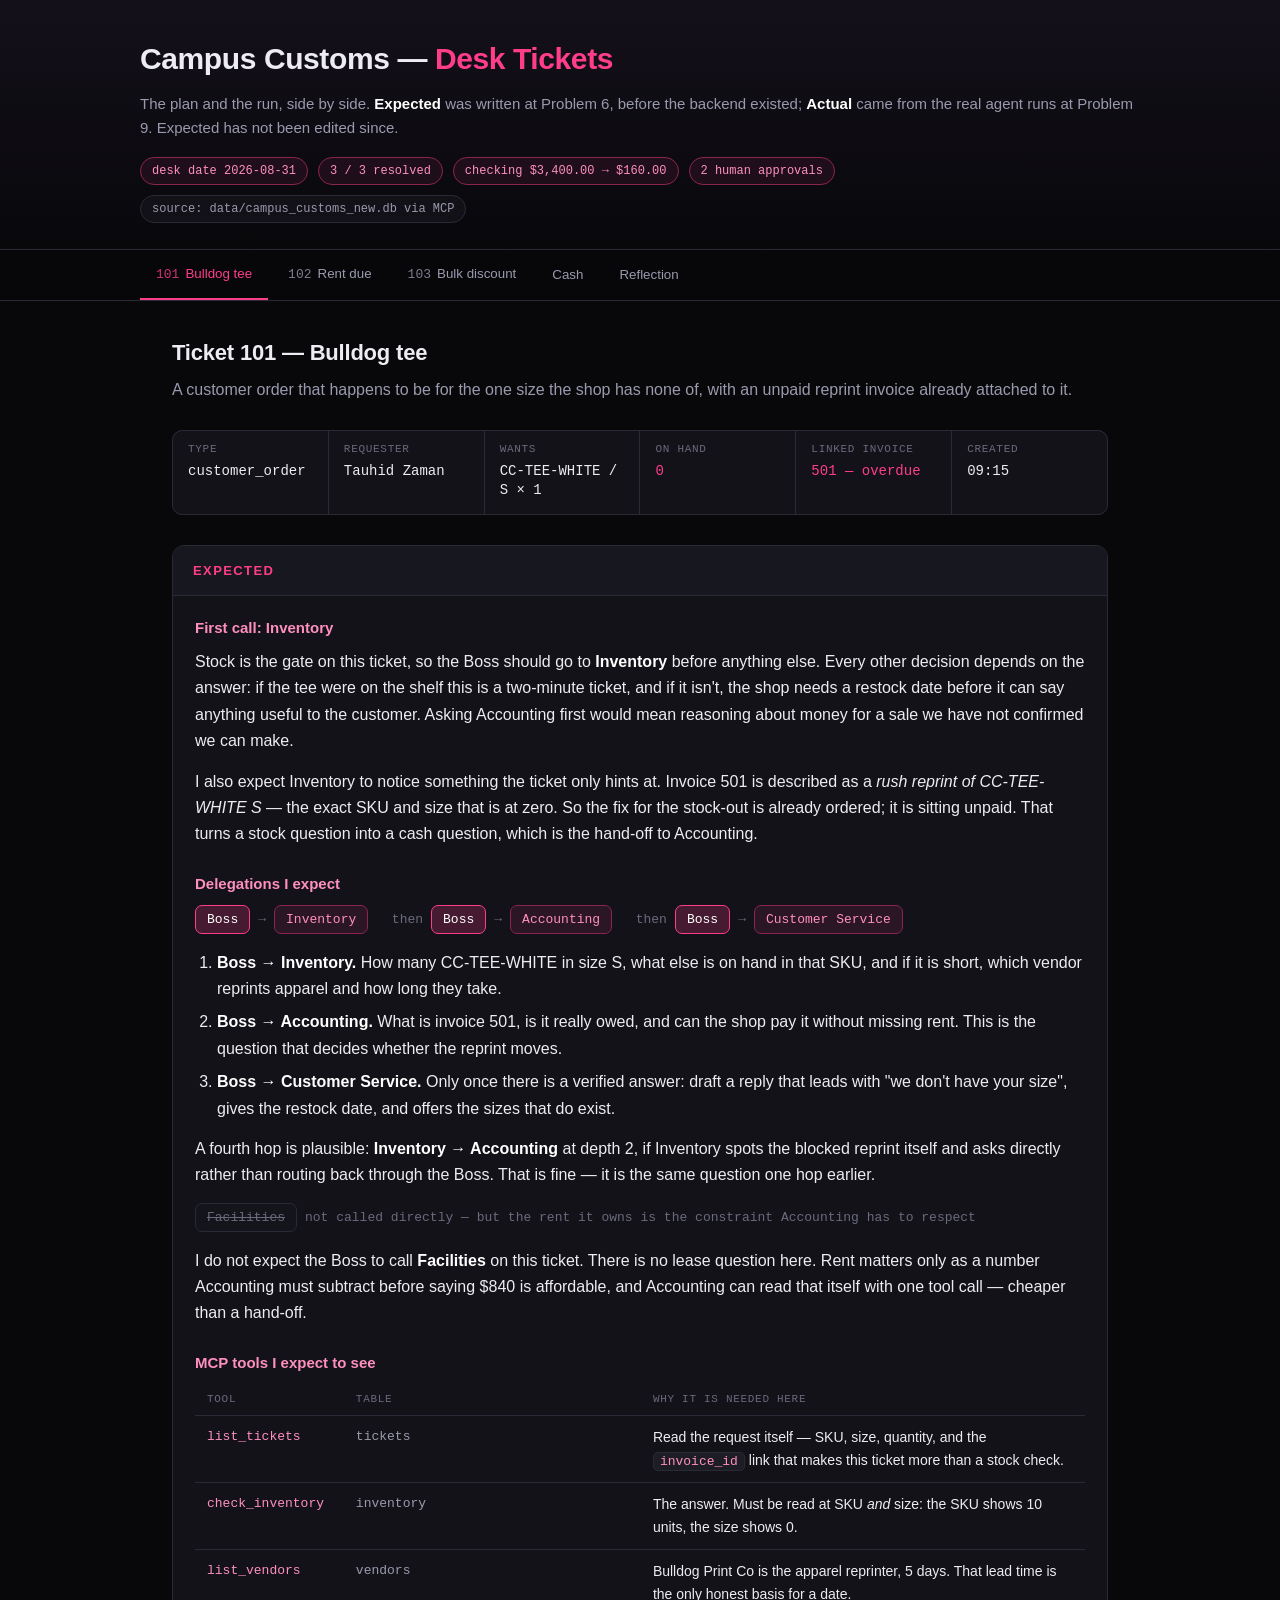
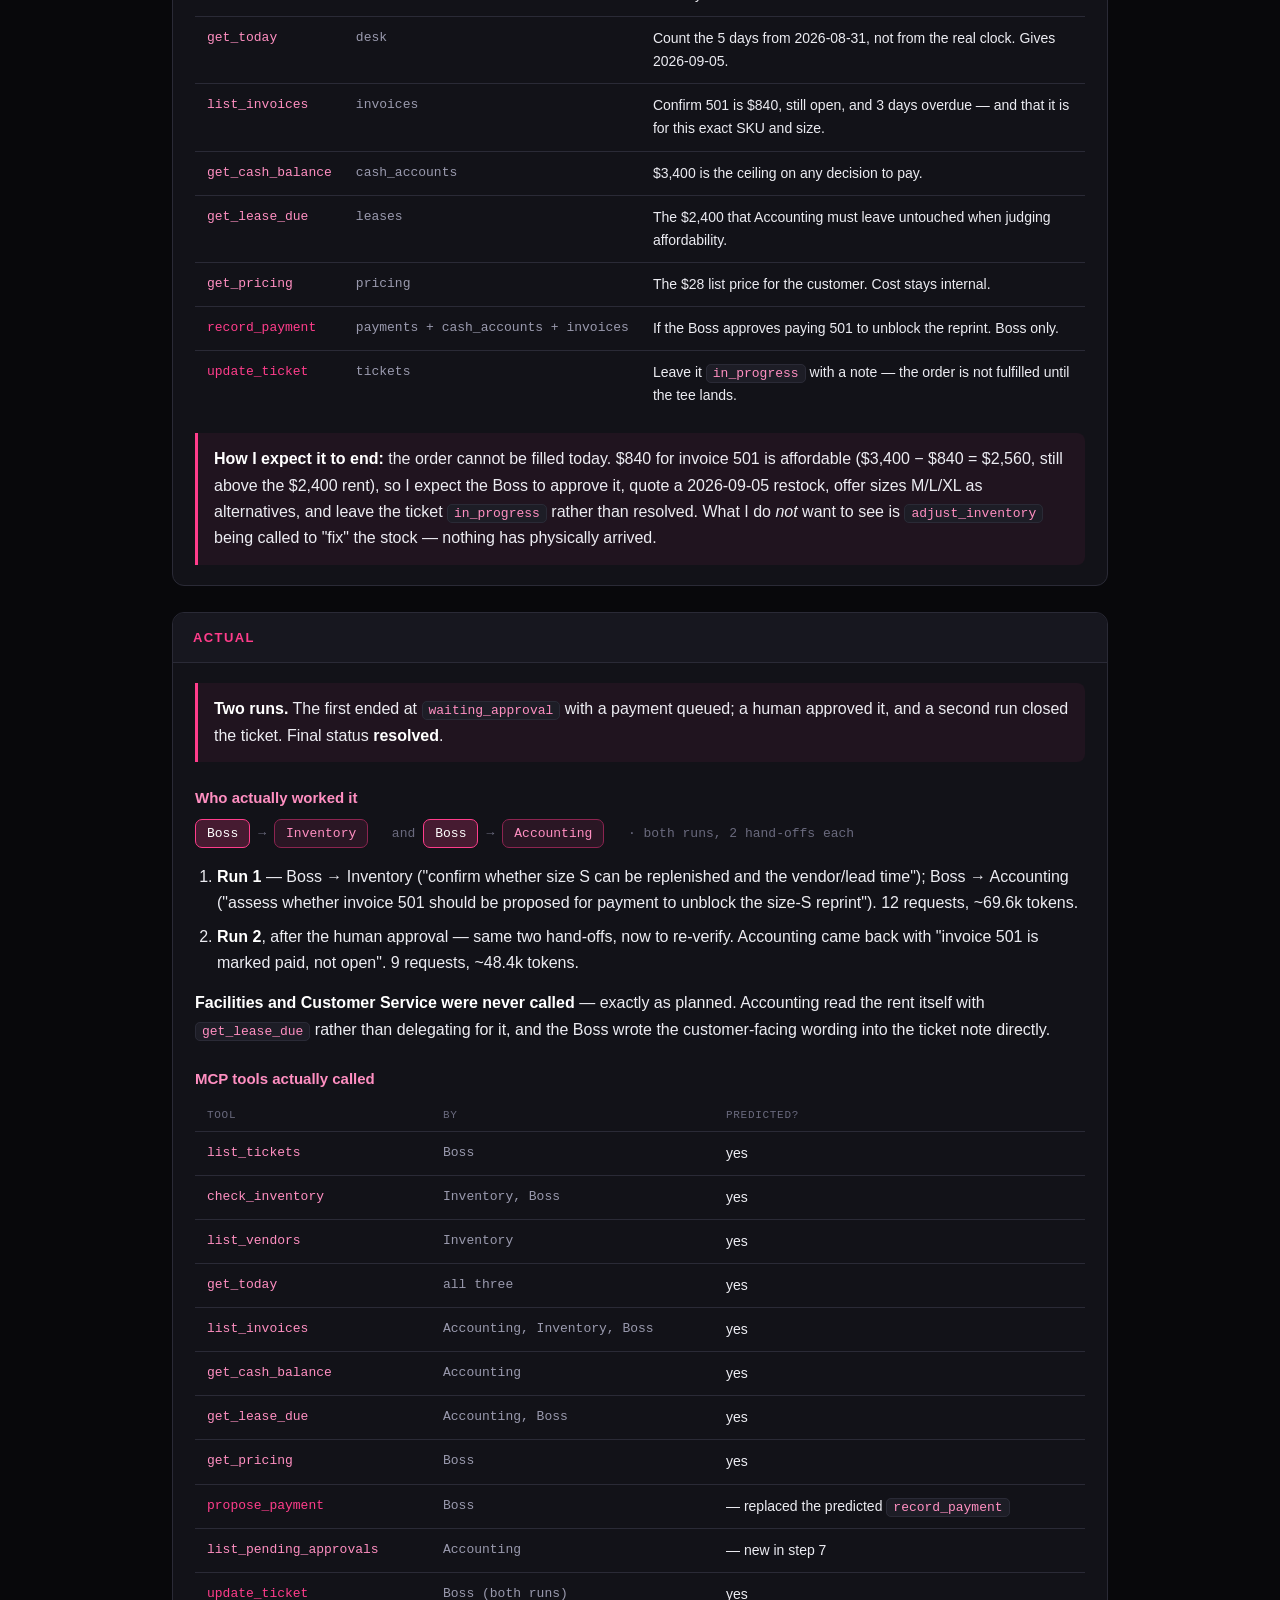
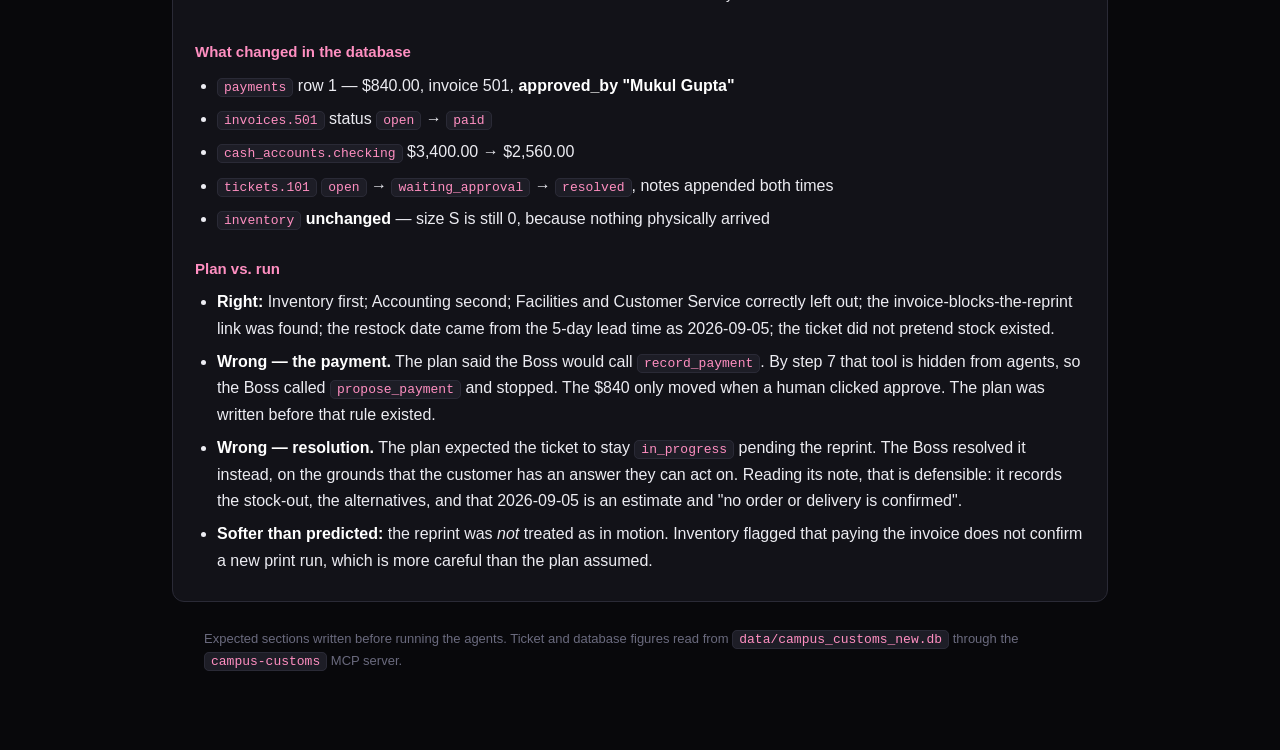
<file: output/desk_tickets.html>
<!DOCTYPE html>
<html lang="en">
<head>
<meta charset="utf-8">
<meta name="viewport" content="width=device-width, initial-scale=1">
<title>Campus Customs — Desk Tickets</title>
<style>
  :root{
    --bg:#08080b; --panel:#121218; --panel-2:#17171f; --line:#2a2a36;
    --ink:#ececf2; --dim:#9a9aae; --faint:#6a6a7e;
    --pink:#ff3d8b; --pink-soft:#ff8fc1; --pink-dim:#8c2450;
    --mono:ui-monospace,SFMono-Regular,"SF Mono",Menlo,Consolas,monospace;
  }
  *{box-sizing:border-box}
  body{
    margin:0; background:var(--bg); color:var(--ink);
    font:16px/1.65 -apple-system,BlinkMacSystemFont,"Segoe UI",Helvetica,Arial,sans-serif;
    padding:0 0 80px;
  }
  header{
    border-bottom:1px solid var(--line);
    background:linear-gradient(180deg,#14101a,#08080b);
    padding:34px 32px 26px;
  }
  .wrap{max-width:1000px;margin:0 auto}
  h1{margin:0;font-size:30px;letter-spacing:-.4px}
  h1 span{color:var(--pink)}
  .sub{color:var(--dim);margin-top:8px;font-size:15px}
  .meta{margin-top:16px;display:flex;gap:10px;flex-wrap:wrap}
  .chip{
    font:12px/1 var(--mono); color:var(--pink-soft);
    border:1px solid var(--pink-dim); background:rgba(255,61,139,.08);
    padding:7px 11px; border-radius:999px;
  }
  .chip.grey{color:var(--dim);border-color:var(--line);background:#111117}

  nav{
    position:sticky; top:0; z-index:5;
    background:rgba(8,8,11,.94); backdrop-filter:blur(8px);
    border-bottom:1px solid var(--line); padding:0 32px;
  }
  .tabs{max-width:1000px;margin:0 auto;display:flex;gap:4px;flex-wrap:wrap}
  .tab{
    appearance:none; border:0; background:none; color:var(--dim);
    font:600 14px/1 inherit; padding:16px 16px; cursor:pointer;
    border-bottom:2px solid transparent;
  }
  .tab:hover{color:var(--ink)}
  .tab[aria-selected="true"]{color:var(--pink);border-bottom-color:var(--pink)}
  .tab .n{font-family:var(--mono);font-size:13px;opacity:.8;margin-right:6px}

  main{padding:34px 32px 0}
  .panel[hidden]{display:none}

  h2{font-size:22px;margin:0 0 6px;letter-spacing:-.2px}
  .lede{color:var(--dim);margin:0 0 26px}

  .facts{
    display:grid;grid-template-columns:repeat(auto-fit,minmax(150px,1fr));
    gap:1px;background:var(--line);border:1px solid var(--line);
    border-radius:10px;overflow:hidden;margin-bottom:30px;
  }
  .facts div{background:var(--panel);padding:13px 15px}
  .facts dt{color:var(--faint);font:11px/1 var(--mono);text-transform:uppercase;letter-spacing:.7px}
  .facts dd{margin:7px 0 0;font:14px/1.4 var(--mono);color:var(--ink)}
  .facts dd.hot{color:var(--pink)}

  section.block{
    border:1px solid var(--line); border-radius:12px;
    background:var(--panel); margin-bottom:26px; overflow:hidden;
  }
  section.block > h3{
    margin:0; padding:14px 20px; font-size:13px; letter-spacing:1.4px;
    text-transform:uppercase; color:var(--pink);
    background:var(--panel-2); border-bottom:1px solid var(--line);
  }
  section.block.todo > h3{color:var(--faint)}
  .body{padding:20px 22px}
  .body > :first-child{margin-top:0}
  .body > :last-child{margin-bottom:0}

  h4{margin:24px 0 8px;font-size:15px;color:var(--pink-soft)}
  p{margin:0 0 14px}
  ol,ul{margin:0 0 14px;padding-left:22px}
  li{margin:7px 0}
  code{font:13px var(--mono);background:#1d1d26;border:1px solid var(--line);
       padding:1px 6px;border-radius:5px;color:var(--pink-soft)}
  strong{color:#fff}

  .chain{
    display:flex;flex-wrap:wrap;gap:8px;align-items:center;
    font:13px var(--mono); margin:0 0 16px;
  }
  .node{border:1px solid var(--pink-dim);background:rgba(255,61,139,.1);
        color:var(--pink-soft);padding:6px 11px;border-radius:7px}
  .node.boss{background:rgba(255,61,139,.22);color:#fff;border-color:var(--pink)}
  .node.off{border-color:var(--line);background:#14141b;color:var(--faint);
            text-decoration:line-through}
  .arrow{color:var(--faint)}

  table{border-collapse:collapse;width:100%;margin:0 0 16px;font-size:14px}
  th,td{text-align:left;padding:10px 12px;border-bottom:1px solid var(--line);vertical-align:top}
  th{color:var(--faint);font:11px/1 var(--mono);text-transform:uppercase;letter-spacing:.7px}
  td:first-child{font-family:var(--mono);font-size:13px;color:var(--pink-soft);white-space:nowrap}
  td:nth-child(2){font-family:var(--mono);font-size:13px;color:var(--dim);white-space:nowrap}
  tr:last-child td{border-bottom:0}
  td.w{color:var(--pink)}

  .note{border-left:3px solid var(--pink);background:rgba(255,61,139,.06);
        padding:13px 16px;margin:0 0 16px;border-radius:0 8px 8px 0}
  .note p:last-child{margin-bottom:0}

  .empty{
    border:1px dashed var(--line); border-radius:10px; padding:26px 22px;
    color:var(--faint); text-align:center; font-size:14px;
  }
  .empty .big{display:block;font:12px/1 var(--mono);letter-spacing:1.6px;
              text-transform:uppercase;margin-bottom:10px;color:var(--dim)}
  .slots{list-style:none;padding:0;margin:18px 0 0;text-align:left}
  .slots li{border-top:1px solid var(--line);padding:11px 2px;color:var(--faint);
            font-size:13px;display:flex;gap:12px}
  .slots li::before{content:"—";color:var(--pink-dim)}
  footer{max-width:1000px;margin:40px auto 0;padding:0 32px;color:var(--faint);font-size:13px}
</style>
</head>
<body>

<header>
  <div class="wrap">
    <h1>Campus Customs — <span>Desk Tickets</span></h1>
    <p class="sub">The plan and the run, side by side. <strong>Expected</strong> was written at Problem 6, before the backend existed; <strong>Actual</strong> came from the real agent runs at Problem 9. Expected has not been edited since.</p>
    <div class="meta">
      <span class="chip">desk date 2026-08-31</span>
      <span class="chip">3 / 3 resolved</span>
      <span class="chip">checking $3,400.00 → $160.00</span>
      <span class="chip">2 human approvals</span>
      <span class="chip grey">source: data/campus_customs_new.db via MCP</span>
    </div>
  </div>
</header>

<nav>
  <div class="tabs" role="tablist">
    <button class="tab" role="tab" aria-selected="true"  aria-controls="t101" id="tab101"><span class="n">101</span>Bulldog tee</button>
    <button class="tab" role="tab" aria-selected="false" aria-controls="t102" id="tab102"><span class="n">102</span>Rent due</button>
    <button class="tab" role="tab" aria-selected="false" aria-controls="t103" id="tab103"><span class="n">103</span>Bulk discount</button>
    <button class="tab" role="tab" aria-selected="false" aria-controls="tcash" id="tabcash">Cash</button>
    <button class="tab" role="tab" aria-selected="false" aria-controls="tref" id="tabref">Reflection</button>
  </div>
</nav>

<main class="wrap">

<!-- ======================= TICKET 101 ======================= -->
<div class="panel" id="t101" role="tabpanel" aria-labelledby="tab101">
  <h2>Ticket 101 — Bulldog tee</h2>
  <p class="lede">A customer order that happens to be for the one size the shop has none of, with an unpaid reprint invoice already attached to it.</p>

  <dl class="facts">
    <div><dt>Type</dt><dd>customer_order</dd></div>
    <div><dt>Requester</dt><dd>Tauhid Zaman</dd></div>
    <div><dt>Wants</dt><dd>CC-TEE-WHITE / S × 1</dd></div>
    <div><dt>On hand</dt><dd class="hot">0</dd></div>
    <div><dt>Linked invoice</dt><dd class="hot">501 — overdue</dd></div>
    <div><dt>Created</dt><dd>09:15</dd></div>
  </dl>

  <section class="block">
    <h3>Expected</h3>
    <div class="body">

      <h4>First call: Inventory</h4>
      <p>Stock is the gate on this ticket, so the Boss should go to <strong>Inventory</strong> before anything else. Every other decision depends on the answer: if the tee were on the shelf this is a two-minute ticket, and if it isn't, the shop needs a restock date before it can say anything useful to the customer. Asking Accounting first would mean reasoning about money for a sale we have not confirmed we can make.</p>
      <p>I also expect Inventory to notice something the ticket only hints at. Invoice 501 is described as a <em>rush reprint of CC-TEE-WHITE S</em> — the exact SKU and size that is at zero. So the fix for the stock-out is already ordered; it is sitting unpaid. That turns a stock question into a cash question, which is the hand-off to Accounting.</p>

      <h4>Delegations I expect</h4>
      <div class="chain">
        <span class="node boss">Boss</span><span class="arrow">→</span><span class="node">Inventory</span>
        <span class="arrow">&nbsp;&nbsp;then</span>
        <span class="node boss">Boss</span><span class="arrow">→</span><span class="node">Accounting</span>
        <span class="arrow">&nbsp;&nbsp;then</span>
        <span class="node boss">Boss</span><span class="arrow">→</span><span class="node">Customer&nbsp;Service</span>
      </div>
      <ol>
        <li><strong>Boss → Inventory.</strong> How many CC-TEE-WHITE in size S, what else is on hand in that SKU, and if it is short, which vendor reprints apparel and how long they take.</li>
        <li><strong>Boss → Accounting.</strong> What is invoice 501, is it really owed, and can the shop pay it without missing rent. This is the question that decides whether the reprint moves.</li>
        <li><strong>Boss → Customer Service.</strong> Only once there is a verified answer: draft a reply that leads with "we don't have your size", gives the restock date, and offers the sizes that do exist.</li>
      </ol>
      <p>A fourth hop is plausible: <strong>Inventory → Accounting</strong> at depth 2, if Inventory spots the blocked reprint itself and asks directly rather than routing back through the Boss. That is fine — it is the same question one hop earlier.</p>

      <div class="chain">
        <span class="node off">Facilities</span>
        <span class="arrow">not called directly — but the rent it owns is the constraint Accounting has to respect</span>
      </div>
      <p>I do not expect the Boss to call <strong>Facilities</strong> on this ticket. There is no lease question here. Rent matters only as a number Accounting must subtract before saying $840 is affordable, and Accounting can read that itself with one tool call — cheaper than a hand-off.</p>

      <h4>MCP tools I expect to see</h4>
      <table>
        <thead><tr><th>Tool</th><th>Table</th><th>Why it is needed here</th></tr></thead>
        <tbody>
          <tr><td>list_tickets</td><td>tickets</td><td>Read the request itself — SKU, size, quantity, and the <code>invoice_id</code> link that makes this ticket more than a stock check.</td></tr>
          <tr><td>check_inventory</td><td>inventory</td><td>The answer. Must be read at SKU <em>and</em> size: the SKU shows 10 units, the size shows 0.</td></tr>
          <tr><td>list_vendors</td><td>vendors</td><td>Bulldog Print Co is the apparel reprinter, 5 days. That lead time is the only honest basis for a date.</td></tr>
          <tr><td>get_today</td><td>desk</td><td>Count the 5 days from 2026-08-31, not from the real clock. Gives 2026-09-05.</td></tr>
          <tr><td>list_invoices</td><td>invoices</td><td>Confirm 501 is $840, still open, and 3 days overdue — and that it is for this exact SKU and size.</td></tr>
          <tr><td>get_cash_balance</td><td>cash_accounts</td><td>$3,400 is the ceiling on any decision to pay.</td></tr>
          <tr><td>get_lease_due</td><td>leases</td><td>The $2,400 that Accounting must leave untouched when judging affordability.</td></tr>
          <tr><td>get_pricing</td><td>pricing</td><td>The $28 list price for the customer. Cost stays internal.</td></tr>
          <tr><td class="w">record_payment</td><td>payments + cash_accounts + invoices</td><td>If the Boss approves paying 501 to unblock the reprint. Boss only.</td></tr>
          <tr><td class="w">update_ticket</td><td>tickets</td><td>Leave it <code>in_progress</code> with a note — the order is not fulfilled until the tee lands.</td></tr>
        </tbody>
      </table>

      <div class="note">
        <p><strong>How I expect it to end:</strong> the order cannot be filled today. $840 for invoice 501 is affordable ($3,400 − $840 = $2,560, still above the $2,400 rent), so I expect the Boss to approve it, quote a 2026-09-05 restock, offer sizes M/L/XL as alternatives, and leave the ticket <code>in_progress</code> rather than resolved. What I do <em>not</em> want to see is <code>adjust_inventory</code> being called to "fix" the stock — nothing has physically arrived.</p>
      </div>

    </div>
  </section>

  <section class="block">
    <h3>Actual</h3>
    <div class="body">
      <div class="note" style="border-left-color:var(--pink);margin-bottom:20px">
        <p><strong>Two runs.</strong> The first ended at <code>waiting_approval</code> with
        a payment queued; a human approved it, and a second run closed the ticket.
        Final status <strong>resolved</strong>.</p>
      </div>

      <h4>Who actually worked it</h4>
      <div class="chain">
        <span class="node boss">Boss</span><span class="arrow">→</span><span class="node">Inventory</span>
        <span class="arrow">&nbsp;&nbsp;and</span>
        <span class="node boss">Boss</span><span class="arrow">→</span><span class="node">Accounting</span>
        <span class="arrow">&nbsp;&nbsp;·&nbsp;both runs, 2 hand-offs each</span>
      </div>
      <ol>
        <li><strong>Run 1</strong> — Boss → Inventory ("confirm whether size S can be
        replenished and the vendor/lead time"); Boss → Accounting ("assess whether invoice
        501 should be proposed for payment to unblock the size-S reprint"). 12 requests,
        ~69.6k tokens.</li>
        <li><strong>Run 2</strong>, after the human approval — same two hand-offs, now to
        re-verify. Accounting came back with "invoice 501 is marked paid, not open".
        9 requests, ~48.4k tokens.</li>
      </ol>
      <p><strong>Facilities and Customer Service were never called</strong> — exactly as
      planned. Accounting read the rent itself with <code>get_lease_due</code> rather than
      delegating for it, and the Boss wrote the customer-facing wording into the ticket
      note directly.</p>

      <h4>MCP tools actually called</h4>
      <table>
        <thead><tr><th>Tool</th><th>By</th><th>Predicted?</th></tr></thead>
        <tbody>
          <tr><td>list_tickets</td><td>Boss</td><td>yes</td></tr>
          <tr><td>check_inventory</td><td>Inventory, Boss</td><td>yes</td></tr>
          <tr><td>list_vendors</td><td>Inventory</td><td>yes</td></tr>
          <tr><td>get_today</td><td>all three</td><td>yes</td></tr>
          <tr><td>list_invoices</td><td>Accounting, Inventory, Boss</td><td>yes</td></tr>
          <tr><td>get_cash_balance</td><td>Accounting</td><td>yes</td></tr>
          <tr><td>get_lease_due</td><td>Accounting, Boss</td><td>yes</td></tr>
          <tr><td>get_pricing</td><td>Boss</td><td>yes</td></tr>
          <tr><td class="w">propose_payment</td><td>Boss</td><td>— replaced the predicted <code>record_payment</code></td></tr>
          <tr><td>list_pending_approvals</td><td>Accounting</td><td>— new in step 7</td></tr>
          <tr><td class="w">update_ticket</td><td>Boss (both runs)</td><td>yes</td></tr>
        </tbody>
      </table>

      <h4>What changed in the database</h4>
      <ul>
        <li><code>payments</code> row 1 — $840.00, invoice 501, <strong>approved_by
        "Mukul Gupta"</strong></li>
        <li><code>invoices.501</code> status <code>open</code> → <code>paid</code></li>
        <li><code>cash_accounts.checking</code> $3,400.00 → $2,560.00</li>
        <li><code>tickets.101</code> <code>open</code> → <code>waiting_approval</code> →
        <code>resolved</code>, notes appended both times</li>
        <li><code>inventory</code> <strong>unchanged</strong> — size S is still 0, because
        nothing physically arrived</li>
      </ul>

      <h4>Plan vs. run</h4>
      <ul>
        <li><strong>Right:</strong> Inventory first; Accounting second; Facilities and
        Customer Service correctly left out; the invoice-blocks-the-reprint link was found;
        the restock date came from the 5-day lead time as 2026-09-05; the ticket did not
        pretend stock existed.</li>
        <li><strong>Wrong — the payment.</strong> The plan said the Boss would call
        <code>record_payment</code>. By step 7 that tool is hidden from agents, so the Boss
        called <code>propose_payment</code> and stopped. The $840 only moved when a human
        clicked approve. The plan was written before that rule existed.</li>
        <li><strong>Wrong — resolution.</strong> The plan expected the ticket to stay
        <code>in_progress</code> pending the reprint. The Boss resolved it instead, on the
        grounds that the customer has an answer they can act on. Reading its note, that is
        defensible: it records the stock-out, the alternatives, and that 2026-09-05 is an
        estimate and "no order or delivery is confirmed".</li>
        <li><strong>Softer than predicted:</strong> the reprint was <em>not</em> treated as
        in motion. Inventory flagged that paying the invoice does not confirm a new print
        run, which is more careful than the plan assumed.</li>
      </ul>

    </div>
  </section>
</div>

<!-- ======================= TICKET 102 ======================= -->
<div class="panel" id="t102" role="tabpanel" aria-labelledby="tab102" hidden>
  <h2>Ticket 102 — Rent due</h2>
  <p class="lede">An email making a claim about money. The claim happens to be true, but the team should not know that until it checks.</p>

  <dl class="facts">
    <div><dt>Type</dt><dd>rent_notice</dd></div>
    <div><dt>Requester</dt><dd>Elm City Properties</dd></div>
    <div><dt>Claim</dt><dd>"rent due in 2 days"</dd></div>
    <div><dt>Linked lease</dt><dd>1 — Chapel Street</dd></div>
    <div><dt>Rent</dt><dd class="hot">$2,400.00</dd></div>
    <div><dt>Created</dt><dd>11:05</dd></div>
  </dl>

  <section class="block">
    <h3>Expected</h3>
    <div class="body">

      <h4>First call: Facilities</h4>
      <p>This ticket is a <em>claim</em>, not a fact. Someone has emailed to say rent is due in two days, and the amount is not even stated in the message. The Boss should send it to <strong>Facilities</strong> first because Facilities owns the lease and is the only one who can say whether the email matches the record. Going to Accounting first would be asking "can we afford it?" before anyone has established what "it" is — and a shop that pays whatever a convincing email asks for is one forged letterhead away from a bad day.</p>
      <p>The check is cheap and specific: the ticket carries <code>lease_id = 1</code>, so Facilities reads lease 1 and compares. Landlord name should match the requester, the amount should come from <code>monthly_rent</code>, and "2 days" should hold up against the desk date.</p>

      <h4>Delegations I expect</h4>
      <div class="chain">
        <span class="node boss">Boss</span><span class="arrow">→</span><span class="node">Facilities</span>
        <span class="arrow">&nbsp;&nbsp;then</span>
        <span class="node boss">Boss</span><span class="arrow">→</span><span class="node">Accounting</span>
      </div>
      <ol>
        <li><strong>Boss → Facilities.</strong> Verify the notice against lease 1: real amount, real due date, how many days away, and does anything in the email disagree with the record.</li>
        <li><strong>Boss → Accounting.</strong> Given a verified $2,400 due 2026-09-02, is it covered, what else is queued against the same account, and what is left afterwards.</li>
      </ol>
      <p>I also think <strong>Facilities → Accounting</strong> at depth 2 is likely and reasonable: Facilities finishes verifying, immediately wants to know whether the shop can cover it, and asks directly. It makes the report more complete, and the depth cap of 2 stops it going further.</p>

      <div class="chain">
        <span class="node off">Inventory</span>
        <span class="node off">Customer Service</span>
        <span class="arrow">no stock angle; the landlord is a counterparty, not a retail customer</span>
      </div>
      <p>Two agents should stay out. <strong>Inventory</strong> has nothing to do with rent. <strong>Customer Service</strong> writes to customers; correspondence with a landlord is the Boss's, and the shop should not send a cheerful service reply to the person who owns its building.</p>

      <h4>MCP tools I expect to see</h4>
      <table>
        <thead><tr><th>Tool</th><th>Table</th><th>Why it is needed here</th></tr></thead>
        <tbody>
          <tr><td>list_tickets</td><td>tickets</td><td>Read the notice and pick up <code>lease_id = 1</code>.</td></tr>
          <tr><td>get_lease_due</td><td>leases</td><td>The authoritative answer: $2,400, next due 2026-09-02, and the day count. This is what the email gets checked against.</td></tr>
          <tr><td>get_today</td><td>desk</td><td>"In 2 days" only means something relative to 2026-08-31.</td></tr>
          <tr><td>get_cash_balance</td><td>cash_accounts</td><td>Is the money there — and after ticket 101, how much of it is left.</td></tr>
          <tr><td>list_invoices</td><td>invoices</td><td>What else is competing for the same balance before committing $2,400.</td></tr>
          <tr><td class="w">record_payment</td><td>payments + cash_accounts</td><td>Pay it with <code>kind="rent"</code> and <code>ref_id = 1</code>, signed by the Boss.</td></tr>
          <tr><td class="w">update_ticket</td><td>tickets</td><td>Mark it <code>resolved</code> with a note recording the verified amount and date.</td></tr>
        </tbody>
      </table>

      <div class="note">
        <p><strong>How I expect it to end:</strong> the claim checks out, so the shop pays $2,400 and resolves the ticket. This is the only one of the three that should finish fully closed. The outcome depends on ticket 101 though — if the reprint invoice is paid first, rent lands against $2,560 and leaves $160. That is thin but survivable, and I would rather see the team state that explicitly than pay and stay quiet about it.</p>
      </div>

    </div>
  </section>

  <section class="block">
    <h3>Actual</h3>
    <div class="body">
      <div class="note" style="border-left-color:var(--pink);margin-bottom:20px">
        <p><strong>Two runs.</strong> The first verified the claim and queued the rent;
        a human approved it; the second reconciled the ticket note against the approval
        history and closed it. Final status <strong>resolved</strong>.</p>
      </div>

      <h4>Who actually worked it</h4>
      <div class="chain">
        <span class="node boss">Boss</span><span class="arrow">→</span><span class="node">Facilities</span>
        <span class="arrow">·</span>
        <span class="node boss">Boss</span><span class="arrow">→</span><span class="node">Accounting</span>
        <span class="arrow">·</span>
        <span class="node">Facilities</span><span class="arrow">→</span><span class="node">Accounting</span>
        <span class="arrow">&nbsp;(depth 2)</span>
      </div>
      <ol>
        <li><strong>Boss → Facilities</strong> — verify lease 1's amount and due date
        against the table.</li>
        <li><strong>Boss → Accounting</strong> — balance, bills, and queued proposals.</li>
        <li><strong>Facilities → Accounting at depth 2</strong> — Facilities finished
        verifying and asked the affordability question directly rather than routing back
        through the Boss.</li>
      </ol>
      <p>Three hand-offs per run, both runs, with the same shape. <strong>Inventory and
      Customer Service were never called.</strong> 14 requests / ~74.9k tokens, then
      12 / ~68.8k.</p>

      <h4>MCP tools actually called</h4>
      <table>
        <thead><tr><th>Tool</th><th>By</th><th>Predicted?</th></tr></thead>
        <tbody>
          <tr><td>list_tickets</td><td>Boss, Facilities, Accounting</td><td>yes</td></tr>
          <tr><td>get_lease_due</td><td>Facilities, Accounting</td><td>yes</td></tr>
          <tr><td>get_today</td><td>all three</td><td>yes</td></tr>
          <tr><td>get_cash_balance</td><td>Accounting</td><td>yes</td></tr>
          <tr><td>list_invoices</td><td>Accounting</td><td>yes</td></tr>
          <tr><td class="w">propose_payment</td><td>Boss</td><td>— replaced the predicted <code>record_payment</code></td></tr>
          <tr><td>list_pending_approvals</td><td>Accounting, Boss</td><td>— new in step 7</td></tr>
          <tr><td class="w">update_ticket</td><td>Boss and Facilities</td><td>yes</td></tr>
        </tbody>
      </table>

      <h4>What changed in the database</h4>
      <ul>
        <li><code>payments</code> row 2 — $2,400.00, lease 1, <strong>approved_by
        "Mukul Gupta"</strong></li>
        <li><code>cash_accounts.checking</code> $2,560.00 → $160.00</li>
        <li><code>tickets.102</code> <code>open</code> → <code>waiting_approval</code> →
        <code>resolved</code>, notes appended</li>
      </ul>

      <h4>Plan vs. run</h4>
      <ul>
        <li><strong>Right, including the guess:</strong> Facilities first, Accounting
        second, Inventory and Customer Service excluded — and the predicted
        <strong>Facilities → Accounting hop at depth 2 happened in both runs</strong>.</li>
        <li><strong>Right:</strong> the claim was verified against the lease before any
        money was proposed, and the $160 left afterwards was stated explicitly rather than
        glossed over.</li>
        <li><strong>Sharper than the plan:</strong> Facilities noticed the ticket contains
        <em>no claimed amount at all</em> — only "due in 2 days" — so there was nothing to
        compare against <code>monthly_rent</code>. It verified the timing and said the
        amount could not be checked, which is a more precise reading than the plan's.</li>
        <li><strong>Wrong — the payment path again:</strong> the Boss proposed, a human
        approved. The plan predicted a direct <code>record_payment</code>.</li>
        <li><strong>Unplanned:</strong> the second run had to <em>reconcile</em> a stale
        ticket note that still said "awaiting Boss decision" after the payment had already
        posted. The Boss spotted the inconsistency and corrected the note rather than
        queueing a second rent payment — the duplicate-payment trap, avoided.</li>
      </ul>

    </div>
  </section>
</div>

<!-- ======================= TICKET 103 ======================= -->
<div class="panel" id="t103" role="tabpanel" aria-labelledby="tab103" hidden>
  <h2>Ticket 103 — Bulk hoodie discount</h2>
  <p class="lede">Two questions wearing one ticket: what price, and — more awkwardly — do we even have twenty of them.</p>

  <dl class="facts">
    <div><dt>Type</dt><dd>price_override</dd></div>
    <div><dt>Requester</dt><dd>Yale AI Club</dd></div>
    <div><dt>Wants</dt><dd>CC-HOOD-NAVY / M × 20</dd></div>
    <div><dt>On hand (M)</dt><dd class="hot">8 — short 12</dd></div>
    <div><dt>Price</dt><dd>$58.00 list / $22.00 cost</dd></div>
    <div><dt>Created</dt><dd>16:55</dd></div>
  </dl>

  <section class="block">
    <h3>Expected</h3>
    <div class="body">

      <h4>First call: Inventory</h4>
      <p>The ticket is typed <code>price_override</code>, which makes it look like a pricing question, and that is the trap. There are 8 size-M hoodies on the shelf against 20 requested. Negotiating a discount on twelve hoodies that do not exist is wasted work, so the Boss should ask <strong>Inventory</strong> first: can this order be filled at all, and if not, what would it take.</p>
      <p>The price half the Boss should handle personally. <code>get_pricing</code> is one tool call and the Boss is the only one allowed to change a price anyway — delegating it would add a hop for nothing. That is the rule in practice: delegate what someone else <em>owns</em>, not what you can look up yourself.</p>

      <h4>Delegations I expect</h4>
      <div class="chain">
        <span class="node boss">Boss</span><span class="arrow">→</span><span class="node">Inventory</span>
        <span class="arrow">&nbsp;&nbsp;then</span>
        <span class="node boss">Boss</span><span class="arrow">→</span><span class="node">Customer&nbsp;Service</span>
      </div>
      <ol>
        <li><strong>Boss → Inventory.</strong> How many size M are really there, how short are we, and if we ordered the rest today, when would they land.</li>
        <li><strong>Boss → Customer Service.</strong> Write back to the club: what we can supply now, what the price is, and the choice between eight today and twenty later.</li>
      </ol>
      <p>Only two hand-offs — this should be the cheapest of the three tickets.</p>

      <div class="chain">
        <span class="node off">Accounting</span>
        <span class="node off">Facilities</span>
        <span class="arrow">no money leaves the shop unless a restock is actually ordered</span>
      </div>
      <p><strong>Accounting</strong> is a maybe, not a given. Nothing is being paid here — a discount is revenue, not spend. It only becomes an Accounting question if the Boss decides to order the missing twelve, and by then the other two tickets will have taken the balance down to around $160, which is its own answer. I would rather see the Boss put that decision on hold than spend a hand-off confirming the obvious. <strong>Facilities</strong> has no role at all.</p>

      <h4>MCP tools I expect to see</h4>
      <table>
        <thead><tr><th>Tool</th><th>Table</th><th>Why it is needed here</th></tr></thead>
        <tbody>
          <tr><td>list_tickets</td><td>tickets</td><td>The request: 20 units, size M, and the fact that a discount is being asked for rather than offered.</td></tr>
          <tr><td>check_inventory</td><td>inventory</td><td>8 on hand against 20 — the shortfall of 12 is the real headline of this ticket.</td></tr>
          <tr><td>get_pricing</td><td>pricing</td><td>$22 cost against $58 list. The cost is the floor any discount has to clear, and it never leaves the building.</td></tr>
          <tr><td>list_vendors</td><td>vendors</td><td>Bulldog Print Co again — apparel, 5 days — if the missing twelve are to be sourced.</td></tr>
          <tr><td>get_today</td><td>desk</td><td>Turns "5 days" into a date the club can plan around: 2026-09-05.</td></tr>
          <tr><td class="w">update_ticket</td><td>tickets</td><td><code>waiting_approval</code> — the ball is in the customer's court, not ours.</td></tr>
          <tr><td class="w">update_price</td><td>pricing</td><td>Only if the Boss actually approves a discount. I expect this <em>not</em> to be called.</td></tr>
        </tbody>
      </table>

      <div class="note">
        <p><strong>How I expect it to end:</strong> no discount. The margin is healthy enough that one could be justified, but a price change here applies to every size of the hoodie for every customer — <code>pricing</code> has no size column — and the shop cannot fill the order that was supposed to earn the discount. Quote list, offer eight now or twenty around 2026-09-05, and leave it <code>waiting_approval</code> on the club's answer. If the team does approve a discount, I want to see it stated as SKU-wide and signed by the Boss, not slipped in as a one-off.</p>
      </div>

    </div>
  </section>

  <section class="block">
    <h3>Actual</h3>
    <div class="body">
      <div class="note" style="border-left-color:var(--pink);margin-bottom:20px">
        <p><strong>One run, and the most tangled of the three</strong> — 4 hand-offs,
        19 requests, ~106k tokens, plus the only <em>refused</em> delegation of the day.
        Final status <strong>resolved</strong>. No money moved.</p>
      </div>

      <h4>Who actually worked it</h4>
      <div class="chain">
        <span class="node boss">Boss</span><span class="arrow">→</span><span class="node">Customer&nbsp;Service</span>
        <span class="arrow">→</span><span class="node">Inventory</span>
        <span class="arrow">&nbsp;(depth 2)</span>
      </div>
      <div class="chain">
        <span class="node">Customer&nbsp;Service</span><span class="arrow">→</span><span class="node boss">Boss</span>
        <span class="arrow">&nbsp;(depth 2 — asking for a discount decision)</span>
      </div>
      <div class="chain">
        <span class="node boss">Boss</span><span class="arrow">⇸</span><span class="node off">Customer&nbsp;Service</span>
        <span class="arrow" style="color:var(--warn)">REFUSED — depth limit</span>
      </div>
      <ol>
        <li><strong>Boss → Customer Service</strong> — what can we honestly tell the club,
        given only 8 of 20 are in stock.</li>
        <li><strong>Customer Service → Inventory (depth 2)</strong> — can the shortfall of
        12 be replenished, and by whom.</li>
        <li><strong>Customer Service → Boss (depth 2)</strong> — the discount is not CS's
        to decide, so it asked the Boss. <em>Full connectivity being used for what it is
        for: a hand-off back up the chain, not just down.</em></li>
        <li><strong>Boss ⇸ Customer Service — refused.</strong> That second Boss was
        already at depth 2, so its attempt to delegate onward hit <code>max_depth</code>
        and was blocked. It finished with what it had.</li>
        <li><strong>Boss → Inventory</strong> — confirm the restock route directly.</li>
      </ol>

      <h4>MCP tools actually called</h4>
      <table>
        <thead><tr><th>Tool</th><th>By</th><th>Predicted?</th></tr></thead>
        <tbody>
          <tr><td>list_tickets</td><td>Boss, Customer Service</td><td>yes</td></tr>
          <tr><td>check_inventory</td><td>all three (5 calls)</td><td>yes</td></tr>
          <tr><td>get_pricing</td><td>Boss, Customer Service (5 calls)</td><td>yes</td></tr>
          <tr><td>list_vendors</td><td>Inventory</td><td>yes</td></tr>
          <tr><td>get_today</td><td>all three</td><td>yes</td></tr>
          <tr><td>list_invoices</td><td>Inventory</td><td>not predicted — checked for an existing hoodie order</td></tr>
          <tr><td class="w">update_ticket</td><td>Boss, Customer Service</td><td>yes</td></tr>
          <tr><td class="w">update_price</td><td><em>never called</em></td><td>predicted not to be — correct</td></tr>
        </tbody>
      </table>

      <h4>What changed in the database</h4>
      <ul>
        <li><code>tickets.103</code> <code>open</code> → <code>in_progress</code> →
        <code>resolved</code>, notes appended</li>
        <li><code>pricing</code> <strong>unchanged</strong> — still $58.00 list / $22.00 cost</li>
        <li><code>inventory</code> <strong>unchanged</strong> — still 8 in size M</li>
        <li><strong>No payment, no purchase.</strong> Cash untouched at $160.00</li>
      </ul>

      <h4>Plan vs. run</h4>
      <ul>
        <li><strong>Right:</strong> the Boss checked stock before pricing; Customer Service
        was pulled in; Accounting and Facilities stayed out; the Boss read
        <code>get_pricing</code> itself; <code>update_price</code> was never called, so the
        SKU-wide price was never touched.</li>
        <li><strong>Half wrong — the discount.</strong> The plan predicted a flat refusal.
        What actually happened is more interesting: the Boss approved a
        <strong>customer-specific $52.00 per unit</strong> offer, conditional on the club
        taking all 20, and recorded it <em>on the ticket</em> rather than in the pricing
        table. That threads the needle the plan worried about — $52 clears the $22 cost
        floor by $30, and because it never touches <code>pricing</code>, no other customer
        gets it and no other size is affected. A better answer than the one I planned.</li>
        <li><strong>Wrong about the hop count:</strong> predicted 2 hand-offs, "the cheapest
        of the three tickets". It was the most expensive — 4 hand-offs and ~106k tokens,
        because Customer Service escalated the price decision back to the Boss instead of
        the Boss deciding up front.</li>
        <li><strong>The depth cap earned its keep.</strong> The CS → Boss → CS loop is
        exactly the circularity full connectivity makes possible, and
        <code>max_depth = 2</code> cut it off. Without that limit this ticket would have
        kept bouncing.</li>
      </ul>

    </div>
  </section>
</div>

<!-- ======================= CASH ======================= -->
<div class="panel" id="tcash" role="tabpanel" aria-labelledby="tabcash" hidden>
  <h2>Cash</h2>
  <p class="lede">Every dollar that moved on 2026-08-31, and who signed for it.</p>

  <dl class="facts">
    <div><dt>Opening</dt><dd>$3,400.00</dd></div>
    <div><dt>Paid out</dt><dd class="hot">$3,240.00</dd></div>
    <div><dt>Closing</dt><dd class="hot">$160.00</dd></div>
    <div><dt>Payments</dt><dd>2</dd></div>
    <div><dt>Approved by</dt><dd>Mukul Gupta</dd></div>
    <div><dt>Agent-initiated</dt><dd>$0.00</dd></div>
  </dl>

  <section class="block">
    <h3>The ledger</h3>
    <div class="body">
      <table>
        <thead>
          <tr><th>#</th><th>Ticket</th><th>What</th><th style="text-align:right">Amount</th><th style="text-align:right">Balance</th></tr>
        </thead>
        <tbody>
          <tr>
            <td>—</td><td>—</td>
            <td><strong>Opening balance after reset</strong><br>
                <span style="color:var(--dim);font-size:12px">
                  <code>data/campus_customs.db</code> copied over the working copy
                </span></td>
            <td style="text-align:right;font-family:var(--mono)">—</td>
            <td style="text-align:right;font-family:var(--mono);color:var(--ink)"><strong>$3,400.00</strong></td>
          </tr>
          <tr>
            <td>1</td><td>101</td>
            <td><strong>Invoice 501 — Bulldog Print Co</strong><br>
                <span style="color:var(--dim);font-size:12px">
                  Rush reprint of CC-TEE-WHITE size S. Due 2026-08-28, so 3 days overdue at the
                  desk date, and the blocker on the only size the customer wanted. Proposed by
                  the Boss, <strong>approved by Mukul Gupta</strong>; the invoice went
                  <code>open</code> → <code>paid</code> in the same transaction.
                </span></td>
            <td style="text-align:right;font-family:var(--mono);color:var(--pink)">−$840.00</td>
            <td style="text-align:right;font-family:var(--mono)">$2,560.00</td>
          </tr>
          <tr>
            <td>2</td><td>102</td>
            <td><strong>Rent — lease 1, Chapel Street shop</strong><br>
                <span style="color:var(--dim);font-size:12px">
                  Verified against <code>leases.monthly_rent</code>, not against the email:
                  $2,400.00 due 2026-09-02, two days out, not overdue. Proposed by the Boss,
                  <strong>approved by Mukul Gupta</strong>.
                </span></td>
            <td style="text-align:right;font-family:var(--mono);color:var(--pink)">−$2,400.00</td>
            <td style="text-align:right;font-family:var(--mono)">$160.00</td>
          </tr>
          <tr>
            <td>—</td><td>103</td>
            <td><strong>No payment, no purchase</strong><br>
                <span style="color:var(--dim);font-size:12px">
                  The bulk-discount ticket was resolved with a conditional $52.00/unit offer
                  recorded on the ticket. No restock was ordered — with $160.00 left, the
                  12 missing hoodies at $22.00 cost would have been $264.00, which the shop
                  could not cover. Nothing was written to <code>pricing</code> either.
                </span></td>
            <td style="text-align:right;font-family:var(--mono);color:var(--faint)">$0.00</td>
            <td style="text-align:right;font-family:var(--mono)">$160.00</td>
          </tr>
          <tr>
            <td>—</td><td>—</td>
            <td><strong>Closing balance</strong></td>
            <td style="text-align:right;font-family:var(--mono);color:var(--pink)"><strong>−$3,240.00</strong></td>
            <td style="text-align:right;font-family:var(--mono);color:var(--ink)"><strong>$160.00</strong></td>
          </tr>
        </tbody>
      </table>

      <div class="note">
        <p><strong>Check:</strong> $3,400.00 − $840.00 − $2,400.00 = <strong>$160.00</strong>.
        The <code>payments</code> table holds exactly two rows summing to $3,240.00, and
        <code>cash_accounts.checking</code> reads <strong>$160.00</strong> in
        <code>data/campus_customs_new.db</code>. Opening minus payments equals the stored
        balance, so the ledger and the account agree.</p>
      </div>
    </div>
  </section>

  <section class="block">
    <h3>Who was allowed to spend it</h3>
    <div class="body">
      <p><strong>Not the agents.</strong> Both payments were queued by the Boss with
      <code>propose_payment</code>, which validates against the live tables but moves
      nothing — the balance stayed at $3,400.00 through every agent run. The
      <code>record_payment</code> tool is filtered out of the toolset the agents are given,
      so they could not have paid even by mistake.</p>
      <p>Each payment moved only when a person clicked approve on the dashboard, and both
      <code>payments</code> rows carry <code>approved_by = "Mukul Gupta"</code>. The
      audit trail records both decisions with the balance before and after.</p>

      <h4>How thin it got</h4>
      <p>The day's two obligations were $3,240.00 against $3,400.00 of cash — 95% of the
      account. Paying both leaves <strong>$160.00</strong>, and the team said so out loud
      rather than discovering it afterwards: Accounting reported the $160 remainder before
      the rent was approved, and the Boss's note on ticket 101 records that the balance
      "leaves $160, so preserve rent funds and have a human approve this proposal before
      payment".</p>
      <p>That is also why ticket 103 ends with an offer rather than a restock. The team had
      the numbers in front of it and declined to spend money it did not have.</p>
    </div>
  </section>
</div>

<!-- ======================= REFLECTION ======================= -->
<div class="panel" id="tref" role="tabpanel" aria-labelledby="tabref" hidden>
  <h2>Reflection</h2>
  <p class="lede">What the five runs actually showed, measured against the plans on the other tabs.</p>

  <dl class="facts">
    <div><dt>Runs</dt><dd>5</dd></div>
    <div><dt>Model requests</dt><dd>66</dd></div>
    <div><dt>Tokens</dt><dd>367,826</dd></div>
    <div><dt>Hand-offs</dt><dd>14 (+1 refused)</dd></div>
    <div><dt>MCP tool calls</dt><dd>91</dd></div>
    <div><dt>Cash moved by agents</dt><dd>$0.00</dd></div>
  </dl>

  <section class="block">
    <h3>How the agents performed on each ticket, and why</h3>
    <div class="body">

      <h4>101 — Bulldog tee: good, because it refused to be helpful</h4>
      <p>The win here is a negative one. The customer wanted a size the shop does not
      have, and at no point did any agent soften that. Inventory read
      <code>check_inventory</code> at SKU <em>and</em> size and reported 0 with a shortfall
      of 1; the Boss closed the ticket with "size S is out of stock (0 on hand; need 1)"
      written into the note. <code>adjust_inventory</code> was never called, so the shop
      did not quietly invent the tee it had just paid to reprint.</p>
      <p>The sharper piece of work was Inventory noticing what the plan had assumed. The
      plan said paying invoice 501 unblocks the reprint. Inventory checked and came back
      with the opposite: paying an overdue bill does not confirm a new print run, so
      2026-09-05 is "only the earliest estimated restock date if a reprint is ordered; no
      order or delivery is confirmed". That distinction — between <em>a bill for a reprint</em>
      and <em>a reprint</em> — is the difference between an honest ticket and a broken
      promise, and it came out of a tool call, not out of the prompt.</p>
      <p>Weak spot: the first <code>propose_payment</code> call (seq 445) was made with
      <code>kind="vendor_invoice"</code>, which is not one of the three the tool accepts.
      The tool refused it, and the Boss corrected to <code>kind="invoice"</code> on the
      next call. The guard rail worked, but it cost a round trip — the model guessed at an
      enum instead of reading the tool's own description.</p>

      <h4>102 — Rent: the best-verified ticket of the three</h4>
      <p>This is the one where the separation of roles paid for itself. Facilities verified
      the lease, Accounting verified the cash, and because they are separate agents reading
      separate tables, the verification was genuinely independent rather than one agent
      agreeing with itself.</p>
      <p>Facilities then caught something neither the plan nor I had spotted: <strong>the
      ticket contains no claimed amount at all.</strong> The note says only "Email: shop
      rent due in 2 days." So there was nothing to compare against
      <code>leases.monthly_rent</code> — it could verify the <em>timing</em> (2026-09-02 is
      two days after the desk date) but had to say the amount was unverifiable against the
      claim. That is a more precise answer than "the email checks out", which is what the
      plan expected.</p>
      <p>The second run is the one I would point at as evidence the design works. The
      ticket note still read "Awaiting Boss decision" while the approval history showed the
      $2,400 had already posted. The Boss reconciled the two and corrected the note
      <em>instead of queueing a second rent payment</em>. A stale note plus a payable
      obligation is exactly the shape of a double payment, and it avoided it by checking
      <code>list_pending_approvals</code> and the payment record first.</p>

      <h4>103 — Bulk discount: the best decision, at the worst price</h4>
      <p>The outcome is the strongest of the three. The Boss did not refuse the discount
      (my plan's prediction) and did not grant a blanket one either. It approved
      <strong>$52.00 per unit conditional on the full 20</strong> and recorded it on the
      ticket, leaving <code>pricing</code> untouched at $58.00. That threads the exact
      needle the schema creates: <code>pricing</code> has no size column, so writing the
      discount would have given every customer $52 hoodies in every size. Keeping the offer
      on the ticket means the club gets the price, the shop keeps $30 over the $22 cost
      floor, and nobody else is affected. <code>update_price</code> was never called.</p>
      <p>But it cost the most to get there: <strong>19 requests and 106,104 tokens</strong>,
      against 48k–75k for the others. The reason is visible in the hand-off chain. The Boss
      delegated the customer question to Customer Service first; CS correctly refused to
      decide the price and handed it <em>back up</em> to the Boss; that second Boss, already
      at depth 2, tried to delegate onward and was refused by the depth cap. Roughly a
      third of that ticket's tokens went on routing rather than on answering.</p>
      <p>A Boss that had read <code>get_pricing</code> and decided the offer <em>before</em>
      asking CS to write it up — which is what the plan said it should do — would have
      landed the same answer in two hops.</p>
    </div>
  </section>

  <section class="block">
    <h3>Planned delegations vs. what actually happened</h3>
    <div class="body">
      <table>
        <thead><tr><th>Ticket</th><th>Planned</th><th>Actual</th><th>Verdict</th></tr></thead>
        <tbody>
          <tr>
            <td>101</td>
            <td>Boss→Inventory, Boss→Accounting, Boss→Customer Service</td>
            <td>Boss→Inventory, Boss→Accounting (×2 runs)</td>
            <td>Right on the first two; <strong>CS never called</strong> — the Boss wrote the customer wording itself</td>
          </tr>
          <tr>
            <td>102</td>
            <td>Boss→Facilities, Boss→Accounting, plus a likely Facilities→Accounting at depth 2</td>
            <td>Exactly that, in <strong>both</strong> runs</td>
            <td>The only ticket where the plan was completely right, depth-2 guess included</td>
          </tr>
          <tr>
            <td>103</td>
            <td>Boss→Inventory, Boss→Customer Service — "the cheapest of the three"</td>
            <td>Boss→CS, CS→Inventory, CS→Boss, Boss→Inventory, + 1 refused</td>
            <td><strong>Wrong in both order and cost</strong> — the most expensive ticket</td>
          </tr>
        </tbody>
      </table>

      <h4>Where the plans held</h4>
      <p>The <em>exclusions</em> were the most accurate part. I predicted which agents
      should stay out of each ticket, and the team largely agreed: Facilities and CS stayed
      out of 101, Inventory and CS stayed out of 102, Accounting and Facilities stayed out
      of 103. Across all five runs the Boss started 6 times, Accounting 6, Inventory 4,
      Facilities 2 and Customer Service 1 — a shape that matches the work, not a team that
      calls everyone for everything.</p>
      <p>The predicted first-mover was right on all three: Inventory for the stock-gated
      tickets, Facilities for the claim-verification one. And the reasoning held even where
      the route differed — Accounting read <code>get_lease_due</code> itself rather than
      delegating to Facilities for one number, which is the "don't delegate a single
      lookup" rule working as intended.</p>

      <h4>Where they did not</h4>
      <ul>
        <li><strong>Every payment prediction was wrong, for a reason that post-dates the
        plan.</strong> The plans were written at step 6 and said the Boss would call
        <code>record_payment</code>. Step 7 removed that tool from the agents entirely. All
        three payment predictions became <code>propose_payment</code> + a human click. The
        plan was not wrong about the <em>decision</em> — $840 then $2,400 — only about who
        executes it.</li>
        <li><strong>Hand-offs do not stay where you put them.</strong> 103's actual chain
        went sideways and then upwards. Full connectivity means the Boss cannot plan the
        route; it can only plan the first move. Once CS could call the Boss, the shape of
        the ticket stopped being mine to predict.</li>
        <li><strong>I under-predicted resolution.</strong> I expected 101 to stay
        <code>in_progress</code> and 103 to sit at <code>waiting_approval</code>. Both
        resolved, on the prompt's own definition — the requester has an answer they can act
        on. Reading the notes, I think the agents were right and the plan was too cautious.</li>
      </ul>

      <h4>The thing the plan could not have predicted</h4>
      <p>The refused delegation on 103. I wrote the depth cap at step 5 as a theoretical
      guard against a five-agent mesh looping. On ticket 103 it actually fired, on exactly
      the pattern it was built for: Boss → CS → Boss → (CS). Without it, the ticket had a
      live cycle.</p>
    </div>
  </section>

  <section class="block">
    <h3>What one agent with tools would have made simpler</h3>
    <div class="body">
      <p>Most of it, honestly. The evidence for that is in the tool histogram across the
      five runs:</p>
      <table>
        <thead><tr><th>Tool</th><th>Calls</th><th>Why so many</th></tr></thead>
        <tbody>
          <tr><td>get_today</td><td>16</td><td>Every sub-agent starts cold and re-reads the desk date</td></tr>
          <tr><td>list_invoices</td><td>11</td><td>Boss, Accounting and Inventory each pulled the same single invoice</td></tr>
          <tr><td>list_tickets</td><td>11</td><td>Three tickets, read eleven times</td></tr>
          <tr><td>get_lease_due</td><td>9</td><td>One lease, read nine times</td></tr>
          <tr><td>check_inventory</td><td>8</td><td>—</td></tr>
        </tbody>
      </table>
      <p><strong>91 tool calls to answer three tickets</strong>, against a database holding
      one lease, one invoice, four SKUs and three tickets. A single agent holds everything
      it has read in one context: it would call <code>get_today</code> once, read the
      invoice once, and spend its tokens reasoning instead of re-fetching. A fair guess is
      that the same three outcomes were reachable in well under half of the 367,826 tokens
      — the 14 hand-offs are 14 nested agent runs, each paying for its own system prompt,
      its own role prompt, its own house rules and its own cold start.</p>
      <p>Three other things get simpler:</p>
      <ul>
        <li><strong>No routing machinery.</strong> <code>max_depth</code>, the delegation
        budget, the repeat-question fingerprint and the refusal messages exist only because
        agents can call each other. One agent needs none of it — and 103's wasted third
        would not exist.</li>
        <li><strong>One transcript.</strong> Ticket 103 produced five nested agent runs; to
        follow it you read the chain and the depth badges. One agent is one linear
        conversation.</li>
        <li><strong>No stale hand-off context.</strong> 102's second run had to reconcile a
        ticket note written by a different agent in a previous run. A single agent carrying
        its own history has less of that to trip over.</li>
      </ul>

      <h4>What would have got harder</h4>
      <p>This is not a one-sided trade, and two things on this desk come directly from the
      split:</p>
      <ul>
        <li><strong>The role prompts are the safety boundary.</strong> Customer Service
        cannot approve a discount because it is a different agent with a different prompt
        and it hands the decision up — which is literally what happened on 103. Collapsed
        into one agent, "do not approve discounts yourself" becomes a line in a long prompt
        competing with every other line, and the model is both the asker and the approver.</li>
        <li><strong>102's verification was independent.</strong> Facilities checked the
        lease without knowing the cash position; Accounting checked the cash without
        re-deciding the lease. One agent checking its own reasoning is not the same thing,
        and I doubt a single agent would have isolated "the ticket states no amount at all"
        — that came from an agent whose only job was comparing a claim to a table.</li>
      </ul>
      <p>If I were rebuilding this for a real shop, I would keep the Boss and Accounting
      split — the money boundary is worth the tokens — and fold Inventory, Facilities and
      Customer Service into one operations agent with all the read tools. Two agents, one
      boundary that matters.</p>
    </div>
  </section>

  <section class="block">
    <h3>Three problems this team could already solve</h3>
    <div class="body">
      <h4>1. A second vendor invoice arrives</h4>
      <p>Say Elm City Gifts bills $300 for a mug restock. This is ticket 101's shape with
      different numbers, and every tool is in place: <code>list_invoices</code> for the
      amount and overdue count, <code>get_cash_balance</code> and
      <code>get_lease_due</code> for whether it is affordable, <code>propose_payment</code>
      to queue it, a human to approve. The interesting part is that the team would now
      refuse it — the balance is <strong>$160.00</strong>, and
      <code>propose_payment</code> rejects any proposal larger than the balance before it
      ever reaches a human. Accounting already demonstrated this arithmetic when it
      reported the $160 remainder <em>before</em> the rent was approved.</p>

      <h4>2. A customer wants the Crest Mug</h4>
      <p><code>CC-MUG-CREST</code> / OS is at <strong>qty 0</strong> — the other stock-out
      in the database, and nobody has asked about it yet. The team handled exactly this for
      the tee: <code>check_inventory</code> finds the zero, <code>list_vendors</code> finds
      Elm City Gifts (specialty "mugs and small goods", <strong>3</strong> lead days — not
      Bulldog Print Co, who do apparel), <code>get_today</code> turns that into 2026-09-03,
      <code>get_pricing</code> gives the $14.00 list price, and
      <code>update_ticket</code> records it. The specialty match is the bit that matters:
      Inventory picked the apparel vendor for a tee rather than the courier, so it would
      pick the gift vendor for a mug.</p>

      <h4>3. The reprint arrives and has to be received, then sold</h4>
      <p><code>adjust_inventory</code> is built, guarded against negative stock, and was
      <strong>never called in any of the five runs</strong> — correctly, because nothing
      physically moved. When a box of size-S tees does land, Inventory receives it with a
      positive delta and a reason, and ticket 101's customer can finally be served with a
      negative delta. The whole receive-and-sell loop is already there and tested; it has
      simply had no goods to move.</p>
    </div>
  </section>

  <section class="block">
    <h3>Three problems it could <em>not</em> solve — and what is missing</h3>
    <div class="body">

      <h4>1. Actually ordering the reprint — and letting time pass</h4>
      <p>This is the gap the runs found by themselves. Inventory's own words on ticket 101:
      "no order or delivery is confirmed". The team can pay a bill <em>for</em> a reprint
      and can quote a lead time, but <strong>there is no tool that places an order</strong>
      — no purchase-order table, nothing that reaches the vendor, nothing that tracks an
      order from placed to delivered. Both 101 and 103 stall at exactly this line, which is
      why both end with an estimate rather than a commitment. Compounding it, the desk date
      is frozen at 2026-08-31, so a 2026-09-05 delivery can never actually arrive.</p>
      <ul>
        <li><strong>Tools needed:</strong> a <code>purchase_orders</code> table with
        <code>create_purchase_order</code>, <code>list_purchase_orders</code> and
        <code>receive_purchase_order</code> (which would call the existing
        <code>adjust_inventory</code> on arrival); a <code>propose_purchase</code> approval
        path mirroring <code>propose_payment</code>, since ordering commits money; and an
        <code>advance_date</code> or scheduling tool so the desk can move to the delivery
        date.</li>
        <li><strong>Agents needed:</strong> no new role strictly required — Inventory can
        own ordering and receiving. But a <strong>Scheduler</strong> agent would earn its
        place, because once orders have dates, something has to wake up and ask what is due
        today. Right now nothing in the system is aware that time exists.</li>
      </ul>

      <h4>2. Actually telling the customer</h4>
      <p>Customer Service drafts a <code>customer_message</code> in its report, and the Boss
      recorded the $52.00 offer on ticket 103 — but <strong>the Yale AI Club has not been
      told anything</strong>. There is no contact detail anywhere in the schema (tickets
      carry a <code>requester</code> name and nothing else), no outbound channel, and no
      record of what was sent or whether it was received. Ticket 103 is marked
      <code>resolved</code> on the strength of a note in a database the customer cannot
      see. That is the weakest claim on the whole board.</p>
      <ul>
        <li><strong>Tools needed:</strong> a <code>contacts</code> table joined to tickets;
        <code>send_message</code> (email or SMS) with a real delivery result;
        <code>list_messages</code> so a thread can be read back; and an approval gate on
        sending, for the same reason payments have one — an outbound message to a customer
        is irreversible.</li>
        <li><strong>Agents needed:</strong> Customer Service can own it, but sending should
        be split from drafting the way paying is split from proposing. Either a
        <strong>Comms</strong> agent that owns the channel and the thread history, or the
        same propose/approve pattern with a human releasing the message.</li>
      </ul>

      <h4>3. Taking money <em>in</em></h4>
      <p>Look at the Cash tab: every row is an outflow. $3,400.00 → $2,560.00 → $160.00,
      and nothing in the system can move it the other way. <code>record_payment</code>
      only subtracts; <code>payments</code> only has kinds for invoice, rent and purchase;
      there is no orders table, no receipts, no deposits. So the shop can be billed but
      cannot be paid. Ticket 101's customer owes $28.00 and ticket 103's club would owe
      $1,040.00 at the approved price — <strong>neither is recorded anywhere</strong>, and
      the business looks like it is dying when it is actually trading.</p>
      <ul>
        <li><strong>Tools needed:</strong> an <code>orders</code> / <code>receipts</code>
        table linked to tickets and SKUs; <code>record_sale</code> (which would decrement
        inventory and credit cash in one transaction, the mirror of
        <code>record_payment</code>); <code>list_receivables</code> for what customers owe;
        and a revenue view so "can we afford this" accounts for money that is coming in,
        not just what is sitting in checking.</li>
        <li><strong>Agents needed:</strong> Accounting can extend to receivables, but the
        decisions are different enough — chasing an unpaid customer is not the same job as
        paying a vendor — that a <strong>Sales / Revenue</strong> agent owning quotes,
        orders and collections would be the cleaner split. It would also give the $52.00
        offer on ticket 103 somewhere real to live: as a quote with an expiry, rather than
        a sentence in a ticket note.</li>
      </ul>

      <div class="note">
        <p>The pattern across all three gaps is the same. This team is very good at
        <em>reading</em> the shop and <em>deciding</em> what should happen, and the
        human-approval layer makes those decisions safe to act on. What it cannot do is
        reach anything outside the database — a vendor, a customer, a calendar, a till.
        Every missing tool above is a door to the outside world, and every one of them, on
        the evidence of how the payment gate behaved here, should be built with the same
        propose-then-approve shape rather than handed to an agent directly.</p>
      </div>
    </div>
  </section>
</div>

<footer class="wrap">
  Expected sections written before running the agents. Ticket and database figures read from
  <code>data/campus_customs_new.db</code> through the <code>campus-customs</code> MCP server.
</footer>

</main>

<script>
  const tabs = Array.from(document.querySelectorAll('.tab'));
  function select(tab){
    tabs.forEach(t => {
      const on = t === tab;
      t.setAttribute('aria-selected', on);
      document.getElementById(t.getAttribute('aria-controls')).hidden = !on;
    });
    window.scrollTo({top: 0, behavior: 'instant'});
  }
  tabs.forEach(t => t.addEventListener('click', () => select(t)));
  document.addEventListener('keydown', e => {
    const i = tabs.findIndex(t => t.getAttribute('aria-selected') === 'true');
    if (e.key === 'ArrowRight') select(tabs[(i + 1) % tabs.length]);
    if (e.key === 'ArrowLeft')  select(tabs[(i - 1 + tabs.length) % tabs.length]);
  });
</script>
</body>
</html>
</file>
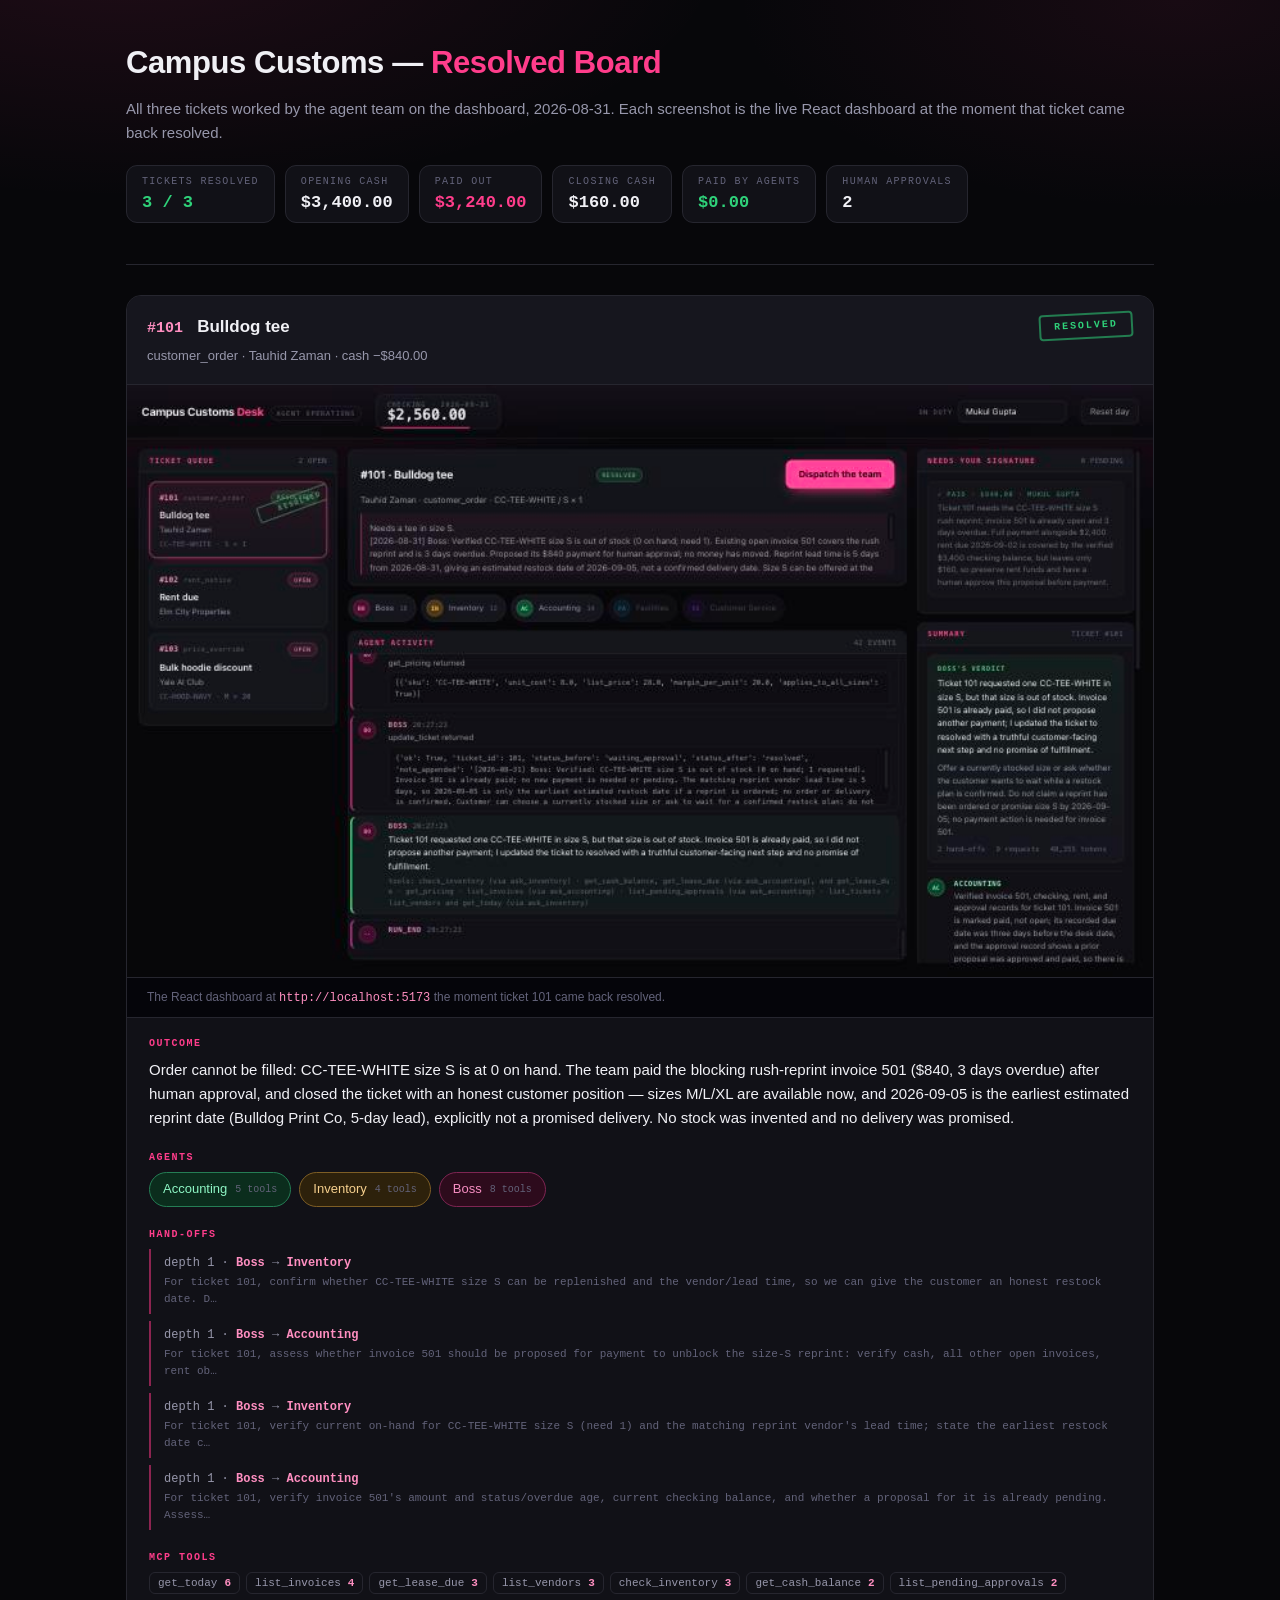
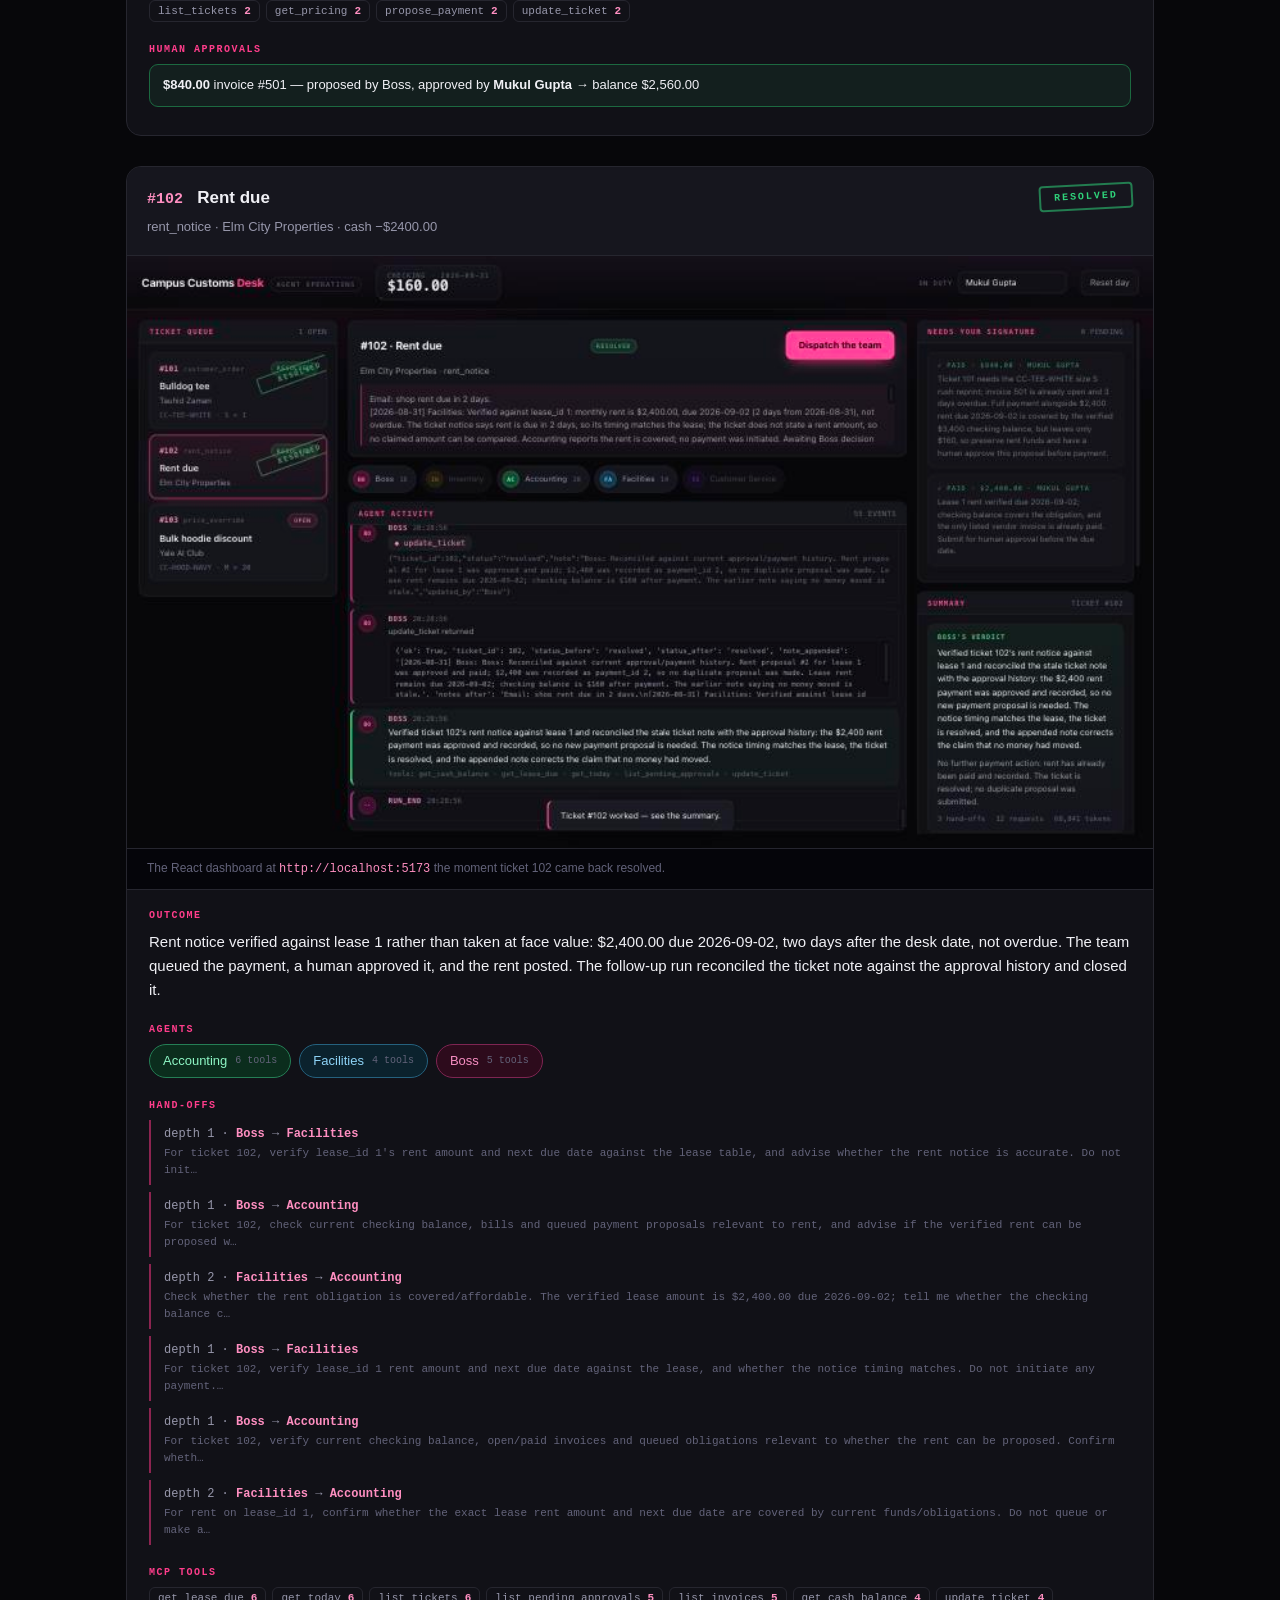
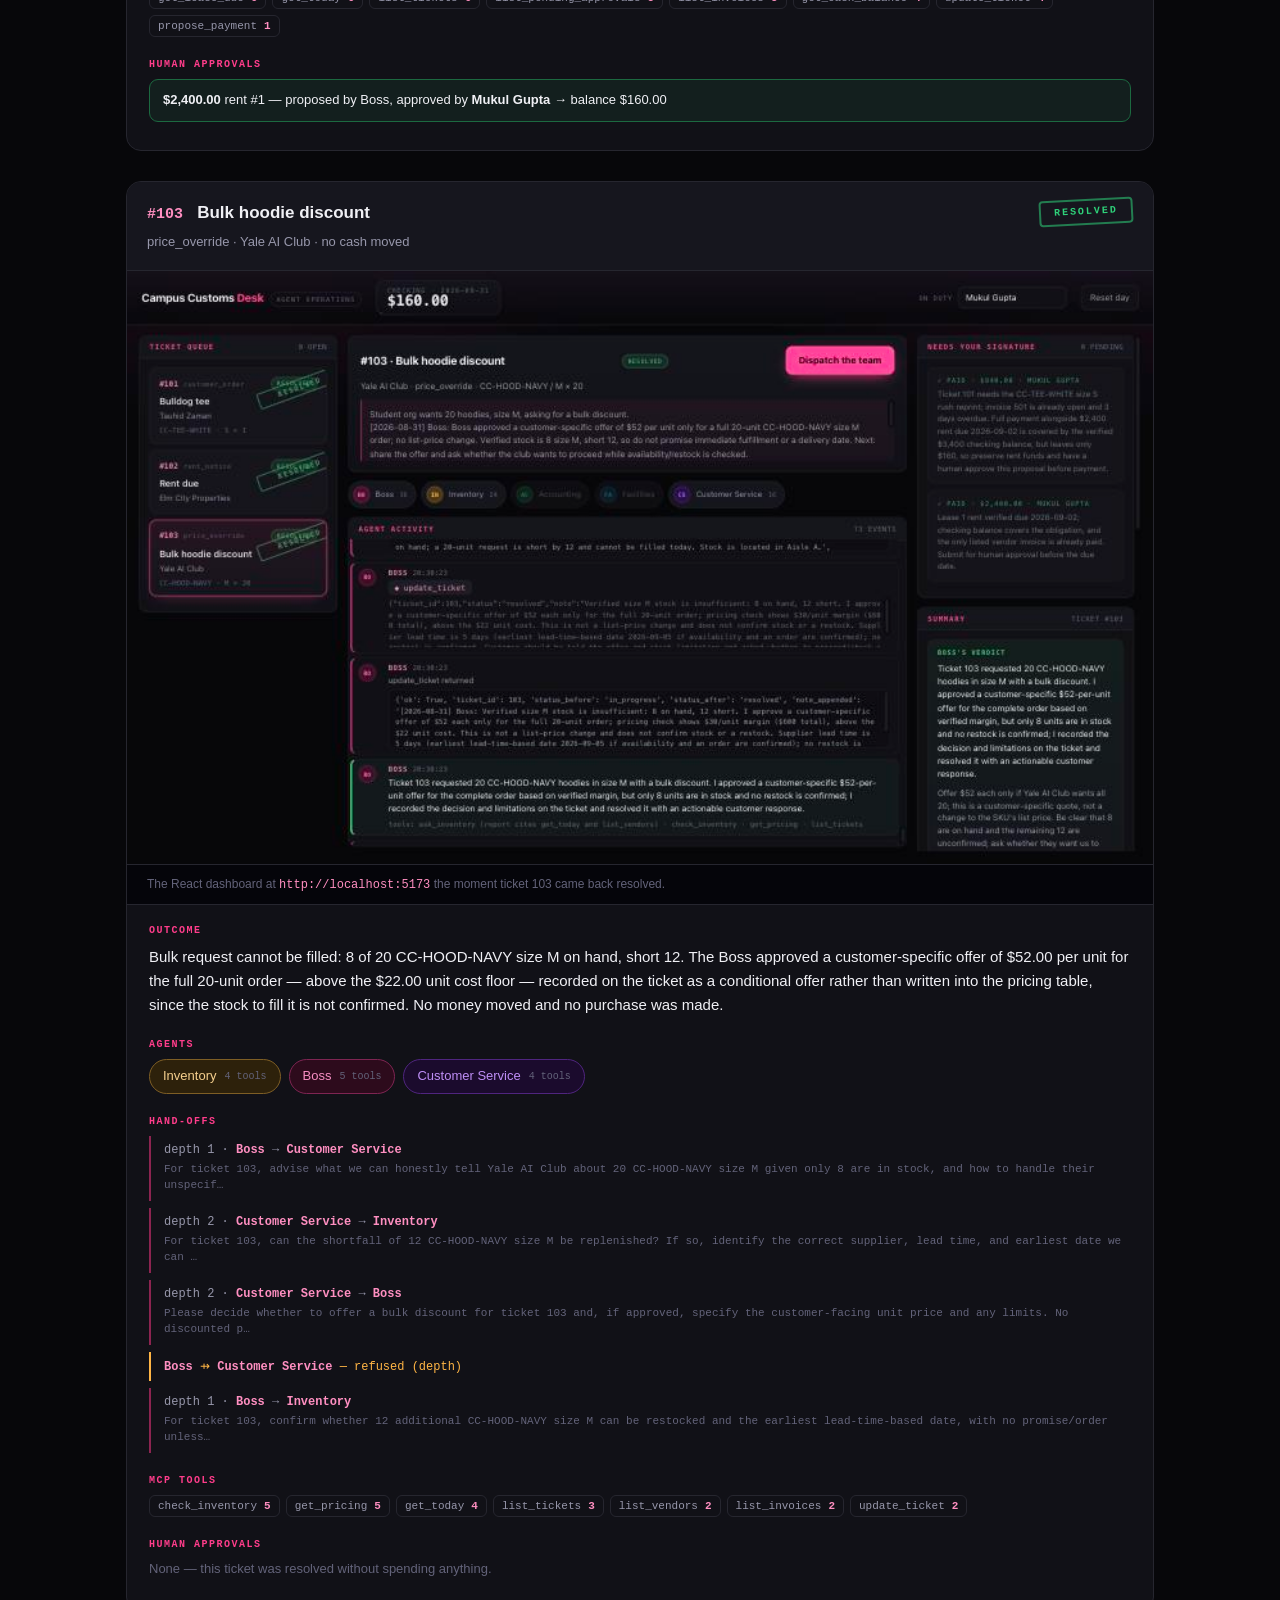
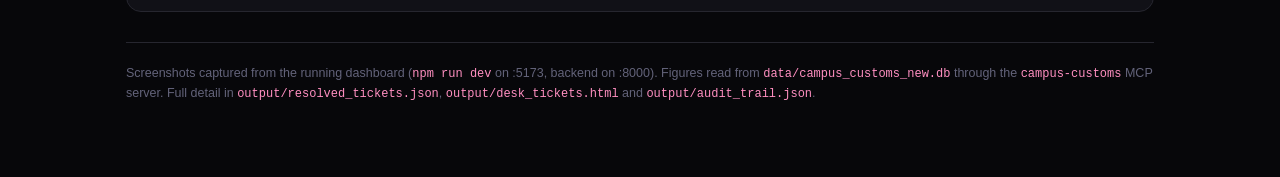
<file: output/resolved_board.html>
<!DOCTYPE html>
<html lang="en">
<head>
<meta charset="utf-8">
<meta name="viewport" content="width=device-width, initial-scale=1">
<title>Campus Customs — Resolved Board</title>
<style>
  :root{
    --bg:#07070a;--panel:#111117;--panel-2:#16161e;--line:#26262f;
    --ink:#f0f0f5;--dim:#9797ab;--faint:#63637a;
    --pink:#ff3d8b;--pink-soft:#ff8fc1;--pink-deep:#8c2450;--ok:#2fd27a;--warn:#ffb545;
    --mono:ui-monospace,SFMono-Regular,"SF Mono",Menlo,Consolas,monospace;
  }
  *{box-sizing:border-box}
  body{
    margin:0;background:var(--bg);color:var(--ink);padding-bottom:70px;
    font:15px/1.6 -apple-system,BlinkMacSystemFont,"Segoe UI",Helvetica,Arial,sans-serif;
    background-image:radial-gradient(1000px 420px at 10% -6%,rgba(255,61,139,.10),transparent 60%),
                     radial-gradient(800px 380px at 92% 0,rgba(140,36,80,.13),transparent 55%);
    background-attachment:fixed;
  }
  .wrap{max-width:1080px;margin:0 auto;padding:0 26px}
  header{border-bottom:1px solid var(--line);padding:38px 0 26px;margin-bottom:30px}
  h1{margin:0;font-size:31px;letter-spacing:-.4px}
  h1 b{color:var(--pink)}
  .lede{color:var(--dim);margin:9px 0 0}
  .totals{display:flex;gap:10px;flex-wrap:wrap;margin-top:20px}
  .totals div{
    border:1px solid var(--line);border-radius:11px;padding:11px 15px;background:var(--panel);
  }
  .totals dt{font:10px/1 var(--mono);letter-spacing:1.3px;text-transform:uppercase;color:var(--faint)}
  .totals dd{margin:7px 0 0;font:700 17px/1 var(--mono);font-variant-numeric:tabular-nums}
  .totals dd.ok{color:var(--ok)} .totals dd.pink{color:var(--pink)}

  .board-card{
    border:1px solid var(--line);border-radius:15px;background:var(--panel);
    overflow:hidden;margin-bottom:30px;
  }
  .head{padding:17px 20px;background:var(--panel-2);border-bottom:1px solid var(--line)}
  .head .tid{font:800 15px var(--mono);color:var(--pink-soft);margin-right:10px}
  .head .subj{font-size:17px;font-weight:600}
  .head .stamp{
    float:right;font:800 10px/1 var(--mono);letter-spacing:2px;color:var(--ok);
    border:2px solid rgba(47,210,122,.55);border-radius:4px;padding:6px 13px;
    transform:rotate(-3deg);
  }
  .head .sub{color:var(--dim);font-size:13px;margin-top:6px}
  figure{margin:0;background:#05050a;border-bottom:1px solid var(--line)}
  figure img{display:block;width:100%;height:auto}
  figcaption{padding:10px 20px;color:var(--faint);font-size:12px;border-top:1px solid var(--line)}
  code{font:12px var(--mono);color:var(--pink-soft)}
  .body{padding:20px 22px}
  h4{margin:22px 0 9px;font:600 10px var(--mono);letter-spacing:1.5px;
     text-transform:uppercase;color:var(--pink)}
  .body > h4:first-child{margin-top:0}
  p{margin:0 0 12px}
  .agents{display:flex;gap:8px;flex-wrap:wrap}
  .agent{
    display:inline-flex;align-items:center;gap:8px;font-size:13px;
    border:1px solid hsl(var(--h) 55% 32%);background:hsl(var(--h) 60% 11%);
    color:hsl(var(--h) 85% 76%);border-radius:99px;padding:6px 13px;
  }
  .agent b{font:10px var(--mono);color:var(--faint);font-weight:400}
  ul.hops{list-style:none;padding:0;margin:0}
  ul.hops li{
    border-left:2px solid var(--pink-deep);padding:7px 0 7px 13px;margin-bottom:7px;
    font:12px var(--mono);color:var(--dim);
  }
  ul.hops li b{color:var(--pink-soft);font-weight:600}
  ul.hops li span{display:block;color:var(--faint);margin-top:4px;font-size:11px;line-height:1.5}
  ul.hops li.refused{border-left-color:var(--warn);color:var(--warn)}
  .tools{display:flex;gap:6px;flex-wrap:wrap}
  .tools span{
    font:11px var(--mono);border:1px solid var(--line);border-radius:6px;
    padding:4px 8px;color:var(--dim);display:inline-flex;gap:7px;
  }
  .tools span b{color:var(--pink-soft)}
  ul.appr-list{list-style:none;padding:0;margin:0}
  ul.appr-list li{
    border:1px solid #1c6940;background:rgba(47,210,122,.07);border-radius:9px;
    padding:10px 13px;font-size:13px;margin-bottom:8px;
  }
  .none{color:var(--faint);font-size:13px}
  footer{color:var(--faint);font-size:12.5px;border-top:1px solid var(--line);padding-top:20px;margin-top:10px}
</style>
</head>
<body>
<div class="wrap">
<header>
  <h1>Campus Customs — <b>Resolved Board</b></h1>
  <p class="lede">All three tickets worked by the agent team on the dashboard, 2026-08-31.
     Each screenshot is the live React dashboard at the moment that ticket came back resolved.</p>
  <dl class="totals">
    <div><dt>Tickets resolved</dt><dd class="ok">3 / 3</dd></div>
    <div><dt>Opening cash</dt><dd>$3,400.00</dd></div>
    <div><dt>Paid out</dt><dd class="pink">$3,240.00</dd></div>
    <div><dt>Closing cash</dt><dd>$160.00</dd></div>
    <div><dt>Paid by agents</dt><dd class="ok">$0.00</dd></div>
    <div><dt>Human approvals</dt><dd>2</dd></div>
  </dl>
</header>

  <section class="board-card">
    <div class="head">
      <div>
        <span class="tid">#101</span>
        <span class="subj">Bulldog tee</span>
        <span class="stamp">RESOLVED</span>
      </div>
      <div class="sub">customer_order · Tauhid Zaman · cash −$840.00</div>
    </div>
    <figure>
      <img src="[data-uri]" alt="Campus Customs dashboard with ticket 101 resolved" />
      <figcaption>The React dashboard at <code>http://localhost:5173</code> the moment ticket 101 came back resolved.</figcaption>
    </figure>
    <div class="body">
      <h4>Outcome</h4>
      <p>Order cannot be filled: CC-TEE-WHITE size S is at 0 on hand. The team paid the blocking rush-reprint invoice 501 ($840, 3 days overdue) after human approval, and closed the ticket with an honest customer position — sizes M/L/XL are available now, and 2026-09-05 is the earliest estimated reprint date (Bulldog Print Co, 5-day lead), explicitly not a promised delivery. No stock was invented and no delivery was promised.</p>
      <h4>Agents</h4>
      <div class="agents"><span class="agent" style="--h:152">Accounting<b>5 tools</b></span><span class="agent" style="--h:38">Inventory<b>4 tools</b></span><span class="agent" style="--h:330">Boss<b>8 tools</b></span></div>
      <h4>Hand-offs</h4>
      <ul class="hops"><li>depth 1 · <b>Boss</b> → <b>Inventory</b><span>For ticket 101, confirm whether CC-TEE-WHITE size S can be replenished and the vendor/lead time, so we can give the customer an honest restock date. D…</span></li><li>depth 1 · <b>Boss</b> → <b>Accounting</b><span>For ticket 101, assess whether invoice 501 should be proposed for payment to unblock the size-S reprint: verify cash, all other open invoices, rent ob…</span></li><li>depth 1 · <b>Boss</b> → <b>Inventory</b><span>For ticket 101, verify current on-hand for CC-TEE-WHITE size S (need 1) and the matching reprint vendor's lead time; state the earliest restock date c…</span></li><li>depth 1 · <b>Boss</b> → <b>Accounting</b><span>For ticket 101, verify invoice 501's amount and status/overdue age, current checking balance, and whether a proposal for it is already pending. Assess…</span></li></ul>
      <h4>MCP tools</h4>
      <div class="tools"><span>get_today<b>6</b></span><span>list_invoices<b>4</b></span><span>get_lease_due<b>3</b></span><span>list_vendors<b>3</b></span><span>check_inventory<b>3</b></span><span>get_cash_balance<b>2</b></span><span>list_pending_approvals<b>2</b></span><span>list_tickets<b>2</b></span><span>get_pricing<b>2</b></span><span>propose_payment<b>2</b></span><span>update_ticket<b>2</b></span></div>
      <h4>Human approvals</h4><ul class="appr-list"><li><b>$840.00</b> invoice #501 — proposed by Boss, approved by <b>Mukul Gupta</b> → balance $2,560.00</li></ul>
    </div>
  </section>


  <section class="board-card">
    <div class="head">
      <div>
        <span class="tid">#102</span>
        <span class="subj">Rent due</span>
        <span class="stamp">RESOLVED</span>
      </div>
      <div class="sub">rent_notice · Elm City Properties · cash −$2400.00</div>
    </div>
    <figure>
      <img src="[data-uri]" alt="Campus Customs dashboard with ticket 102 resolved" />
      <figcaption>The React dashboard at <code>http://localhost:5173</code> the moment ticket 102 came back resolved.</figcaption>
    </figure>
    <div class="body">
      <h4>Outcome</h4>
      <p>Rent notice verified against lease 1 rather than taken at face value: $2,400.00 due 2026-09-02, two days after the desk date, not overdue. The team queued the payment, a human approved it, and the rent posted. The follow-up run reconciled the ticket note against the approval history and closed it.</p>
      <h4>Agents</h4>
      <div class="agents"><span class="agent" style="--h:152">Accounting<b>6 tools</b></span><span class="agent" style="--h:200">Facilities<b>4 tools</b></span><span class="agent" style="--h:330">Boss<b>5 tools</b></span></div>
      <h4>Hand-offs</h4>
      <ul class="hops"><li>depth 1 · <b>Boss</b> → <b>Facilities</b><span>For ticket 102, verify lease_id 1's rent amount and next due date against the lease table, and advise whether the rent notice is accurate. Do not init…</span></li><li>depth 1 · <b>Boss</b> → <b>Accounting</b><span>For ticket 102, check current checking balance, bills and queued payment proposals relevant to rent, and advise if the verified rent can be proposed w…</span></li><li>depth 2 · <b>Facilities</b> → <b>Accounting</b><span>Check whether the rent obligation is covered/affordable. The verified lease amount is $2,400.00 due 2026-09-02; tell me whether the checking balance c…</span></li><li>depth 1 · <b>Boss</b> → <b>Facilities</b><span>For ticket 102, verify lease_id 1 rent amount and next due date against the lease, and whether the notice timing matches. Do not initiate any payment.…</span></li><li>depth 1 · <b>Boss</b> → <b>Accounting</b><span>For ticket 102, verify current checking balance, open/paid invoices and queued obligations relevant to whether the rent can be proposed. Confirm wheth…</span></li><li>depth 2 · <b>Facilities</b> → <b>Accounting</b><span>For rent on lease_id 1, confirm whether the exact lease rent amount and next due date are covered by current funds/obligations. Do not queue or make a…</span></li></ul>
      <h4>MCP tools</h4>
      <div class="tools"><span>get_lease_due<b>6</b></span><span>get_today<b>6</b></span><span>list_tickets<b>6</b></span><span>list_pending_approvals<b>5</b></span><span>list_invoices<b>5</b></span><span>get_cash_balance<b>4</b></span><span>update_ticket<b>4</b></span><span>propose_payment<b>1</b></span></div>
      <h4>Human approvals</h4><ul class="appr-list"><li><b>$2,400.00</b> rent #1 — proposed by Boss, approved by <b>Mukul Gupta</b> → balance $160.00</li></ul>
    </div>
  </section>


  <section class="board-card">
    <div class="head">
      <div>
        <span class="tid">#103</span>
        <span class="subj">Bulk hoodie discount</span>
        <span class="stamp">RESOLVED</span>
      </div>
      <div class="sub">price_override · Yale AI Club · no cash moved</div>
    </div>
    <figure>
      <img src="[data-uri]" alt="Campus Customs dashboard with ticket 103 resolved" />
      <figcaption>The React dashboard at <code>http://localhost:5173</code> the moment ticket 103 came back resolved.</figcaption>
    </figure>
    <div class="body">
      <h4>Outcome</h4>
      <p>Bulk request cannot be filled: 8 of 20 CC-HOOD-NAVY size M on hand, short 12. The Boss approved a customer-specific offer of $52.00 per unit for the full 20-unit order — above the $22.00 unit cost floor — recorded on the ticket as a conditional offer rather than written into the pricing table, since the stock to fill it is not confirmed. No money moved and no purchase was made.</p>
      <h4>Agents</h4>
      <div class="agents"><span class="agent" style="--h:38">Inventory<b>4 tools</b></span><span class="agent" style="--h:330">Boss<b>5 tools</b></span><span class="agent" style="--h:268">Customer Service<b>4 tools</b></span></div>
      <h4>Hand-offs</h4>
      <ul class="hops"><li>depth 1 · <b>Boss</b> → <b>Customer Service</b><span>For ticket 103, advise what we can honestly tell Yale AI Club about 20 CC-HOOD-NAVY size M given only 8 are in stock, and how to handle their unspecif…</span></li><li>depth 2 · <b>Customer Service</b> → <b>Inventory</b><span>For ticket 103, can the shortfall of 12 CC-HOOD-NAVY size M be replenished? If so, identify the correct supplier, lead time, and earliest date we can …</span></li><li>depth 2 · <b>Customer Service</b> → <b>Boss</b><span>Please decide whether to offer a bulk discount for ticket 103 and, if approved, specify the customer-facing unit price and any limits. No discounted p…</span></li><li class="refused"><b>Boss</b> ⇸ <b>Customer Service</b> — refused (depth)</li><li>depth 1 · <b>Boss</b> → <b>Inventory</b><span>For ticket 103, confirm whether 12 additional CC-HOOD-NAVY size M can be restocked and the earliest lead-time-based date, with no promise/order unless…</span></li></ul>
      <h4>MCP tools</h4>
      <div class="tools"><span>check_inventory<b>5</b></span><span>get_pricing<b>5</b></span><span>get_today<b>4</b></span><span>list_tickets<b>3</b></span><span>list_vendors<b>2</b></span><span>list_invoices<b>2</b></span><span>update_ticket<b>2</b></span></div>
      <h4>Human approvals</h4><p class="none">None — this ticket was resolved without spending anything.</p>
    </div>
  </section>

<footer>
  Screenshots captured from the running dashboard (<code>npm run dev</code> on :5173, backend on :8000).
  Figures read from <code>data/campus_customs_new.db</code> through the <code>campus-customs</code>
  MCP server. Full detail in <code>output/resolved_tickets.json</code>,
  <code>output/desk_tickets.html</code> and <code>output/audit_trail.json</code>.
</footer>
</div>
</body>
</html>
</file>
